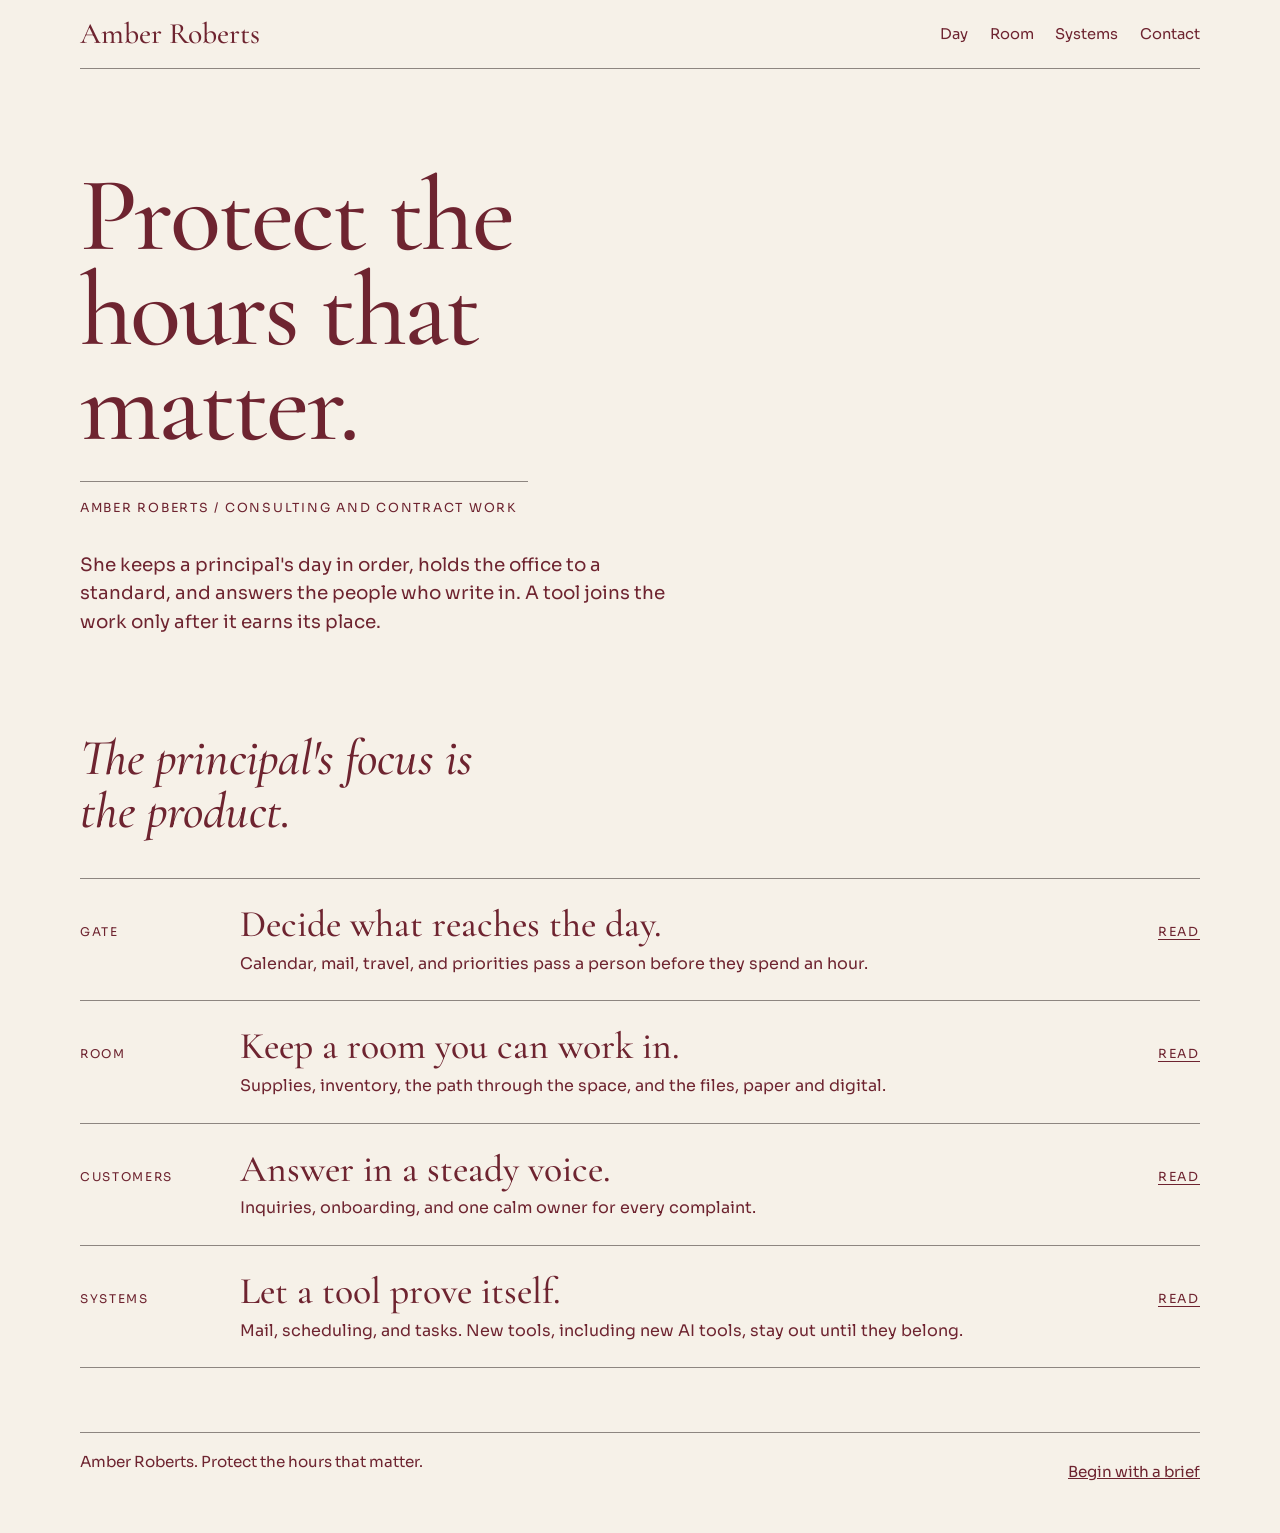
<file: index.html>
<!DOCTYPE html>
<html lang="en">
<head>
  <meta charset="utf-8">
  <meta name="viewport" content="width=device-width, initial-scale=1">
  <title>Amber Roberts: Practice</title>
  <meta name="description" content="Amber Roberts takes consulting and contract work. Protect the hours that matter.">
  <link rel="icon" href="favicon.svg" type="image/svg+xml">
  <link rel="preconnect" href="https://fonts.googleapis.com">
  <link rel="preconnect" href="https://fonts.gstatic.com" crossorigin>
  <link rel="stylesheet" href="https://fonts.googleapis.com/css2?family=Cormorant+Garamond:ital,wght@0,500;0,600;1,500;1,600&amp;family=Sora:wght@400;500;600&amp;display=swap">
  <link rel="stylesheet" href="css/site.css">
  <script>document.documentElement.classList.add("js")</script>
</head>
<body>
  <a class="skip" href="#main">Skip to content</a>
  <div class="page">
    <header class="masthead">
      <a class="mark" href="index.html">Amber Roberts</a>
      <button class="nav-toggle" type="button" aria-expanded="false" aria-controls="site-nav" data-nav-toggle>Menu</button>
      <nav class="site-nav" id="site-nav" data-nav-panel aria-label="Primary">
        <ul class="nav-list">
          <li><a href="day.html">Day</a></li>
          <li><a href="room.html">Room</a></li>
          <li><a href="systems.html">Systems</a></li>
          <li><a href="contact.html">Contact</a></li>
        </ul>
      </nav>
    </header>
    <main id="main">
      <section class="slab">
        <h1>Protect the hours that matter.</h1>
        <hr class="rule">
        <p class="meta">Amber Roberts / Consulting and contract work</p>
        <p class="deck">She keeps a principal's day in order, holds the office to a standard, and answers the people who write in. A tool joins the work only after it earns its place.</p>
      </section>
      <blockquote class="pull">
        <p>The principal's focus is the product.</p>
      </blockquote>
      <ol class="bands">
        <li>
          <a class="band" href="day.html#gate">
            <span class="band-kicker">Gate</span>
            <span class="band-copy">
              <span class="band-title">Decide what reaches the day.</span>
              <span class="band-note">Calendar, mail, travel, and priorities pass a person before they spend an hour.</span>
            </span>
            <span class="band-go">Read</span>
          </a>
        </li>
        <li>
          <a class="band" href="room.html">
            <span class="band-kicker">Room</span>
            <span class="band-copy">
              <span class="band-title">Keep a room you can work in.</span>
              <span class="band-note">Supplies, inventory, the path through the space, and the files, paper and digital.</span>
            </span>
            <span class="band-go">Read</span>
          </a>
        </li>
        <li>
          <a class="band" href="day.html#customers">
            <span class="band-kicker">Customers</span>
            <span class="band-copy">
              <span class="band-title">Answer in a steady voice.</span>
              <span class="band-note">Inquiries, onboarding, and one calm owner for every complaint.</span>
            </span>
            <span class="band-go">Read</span>
          </a>
        </li>
        <li>
          <a class="band" href="systems.html">
            <span class="band-kicker">Systems</span>
            <span class="band-copy">
              <span class="band-title">Let a tool prove itself.</span>
              <span class="band-note">Mail, scheduling, and tasks. New tools, including new AI tools, stay out until they belong.</span>
            </span>
            <span class="band-go">Read</span>
          </a>
        </li>
      </ol>
    </main>
    <footer class="colophon">
      <p>Amber Roberts. Protect the hours that matter.</p>
      <p><a href="contact.html">Begin with a brief</a></p>
    </footer>
  </div>
  <script src="js/site.js" defer></script>
</body>
</html>
</file>
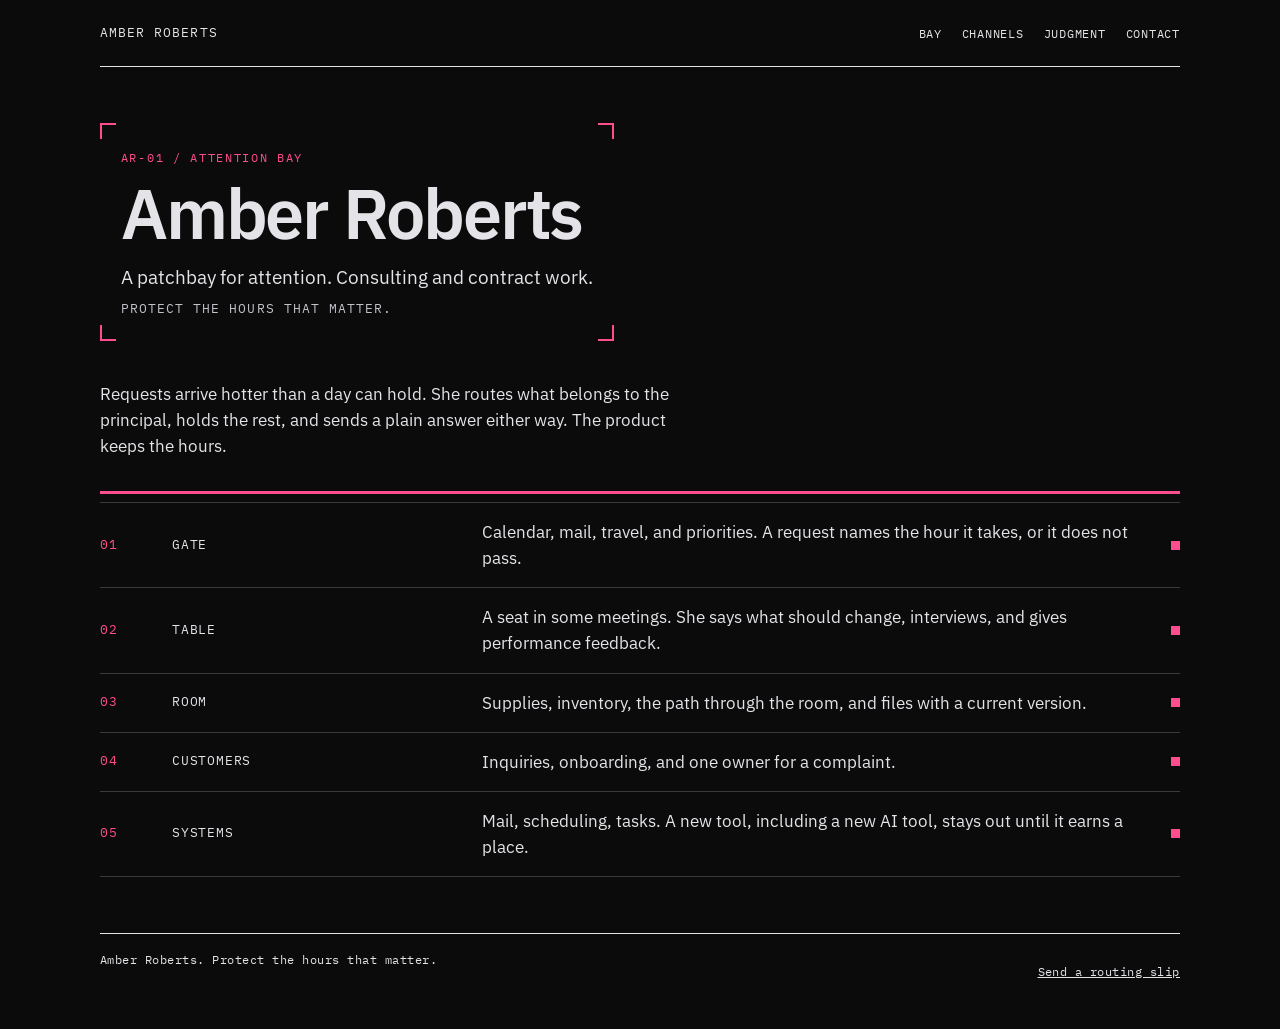
<file: acid/index.html>
<!DOCTYPE html>
<html lang="en">
<head>
  <meta charset="utf-8">
  <meta name="viewport" content="width=device-width, initial-scale=1">
  <title>Amber Roberts: Patchbay</title>
  <meta name="description" content="Amber Roberts routes attention. Protect the hours that matter.">
  <link rel="icon" href="favicon.svg" type="image/svg+xml">
  <link rel="preconnect" href="https://fonts.googleapis.com">
  <link rel="preconnect" href="https://fonts.gstatic.com" crossorigin>
  <link rel="stylesheet" href="https://fonts.googleapis.com/css2?family=IBM+Plex+Sans:ital,wght@0,400;0,500;0,600;1,400&amp;family=IBM+Plex+Mono:wght@400;500&amp;display=swap">
  <link rel="stylesheet" href="css/site.css">
  <script>document.documentElement.classList.add("js")</script>
</head>
<body>
  <a class="skip" href="#main">Skip to content</a>
  <div class="chassis">
    <header class="nameplate">
      <a class="unit-link" href="index.html">Amber Roberts</a>
      <button class="nav-toggle" type="button" aria-expanded="false" aria-controls="site-nav" data-nav-toggle>Menu</button>
      <nav class="bay-nav" id="site-nav" data-nav-panel aria-label="Routes">
        <ul class="routes">
          <li><a href="bay.html">Bay</a></li>
          <li><a href="channels.html">Channels</a></li>
          <li><a href="judgment.html">Judgment</a></li>
          <li><a href="contact.html">Contact</a></li>
        </ul>
      </nav>
    </header>
    <main id="main">
      <div class="framed">
        <span class="bracket tl" aria-hidden="true"></span>
        <span class="bracket tr" aria-hidden="true"></span>
        <span class="bracket bl" aria-hidden="true"></span>
        <span class="bracket br" aria-hidden="true"></span>
        <p class="unit">AR-01 / Attention bay</p>
        <h1>Amber Roberts</h1>
        <p class="line">A patchbay for attention. Consulting and contract work.</p>
        <p class="motto">Protect the hours that matter.</p>
      </div>
      <p class="deck">Requests arrive hotter than a day can hold. She routes what belongs to the principal, holds the rest, and sends a plain answer either way. The product keeps the hours.</p>
      <hr class="signal">
      <ol class="jacks">
        <li>
          <a href="bay.html#gate">
            <span class="jack">01</span>
            <span class="name">Gate</span>
            <span class="route">Calendar, mail, travel, and priorities. A request names the hour it takes, or it does not pass.</span>
            <span class="lamp" aria-hidden="true"></span>
          </a>
        </li>
        <li>
          <a href="bay.html#table">
            <span class="jack">02</span>
            <span class="name">Table</span>
            <span class="route">A seat in some meetings. She says what should change, interviews, and gives performance feedback.</span>
            <span class="lamp" aria-hidden="true"></span>
          </a>
        </li>
        <li>
          <a href="channels.html#room">
            <span class="jack">03</span>
            <span class="name">Room</span>
            <span class="route">Supplies, inventory, the path through the room, and files with a current version.</span>
            <span class="lamp" aria-hidden="true"></span>
          </a>
        </li>
        <li>
          <a href="channels.html#customers">
            <span class="jack">04</span>
            <span class="name">Customers</span>
            <span class="route">Inquiries, onboarding, and one owner for a complaint.</span>
            <span class="lamp" aria-hidden="true"></span>
          </a>
        </li>
        <li>
          <a href="judgment.html">
            <span class="jack">05</span>
            <span class="name">Systems</span>
            <span class="route">Mail, scheduling, tasks. A new tool, including a new AI tool, stays out until it earns a place.</span>
            <span class="lamp" aria-hidden="true"></span>
          </a>
        </li>
      </ol>
    </main>
    <footer class="rail">
      <p>Amber Roberts. Protect the hours that matter.</p>
      <p><a href="contact.html">Send a routing slip</a></p>
    </footer>
  </div>
  <script src="js/site.js" defer></script>
</body>
</html>
</file>
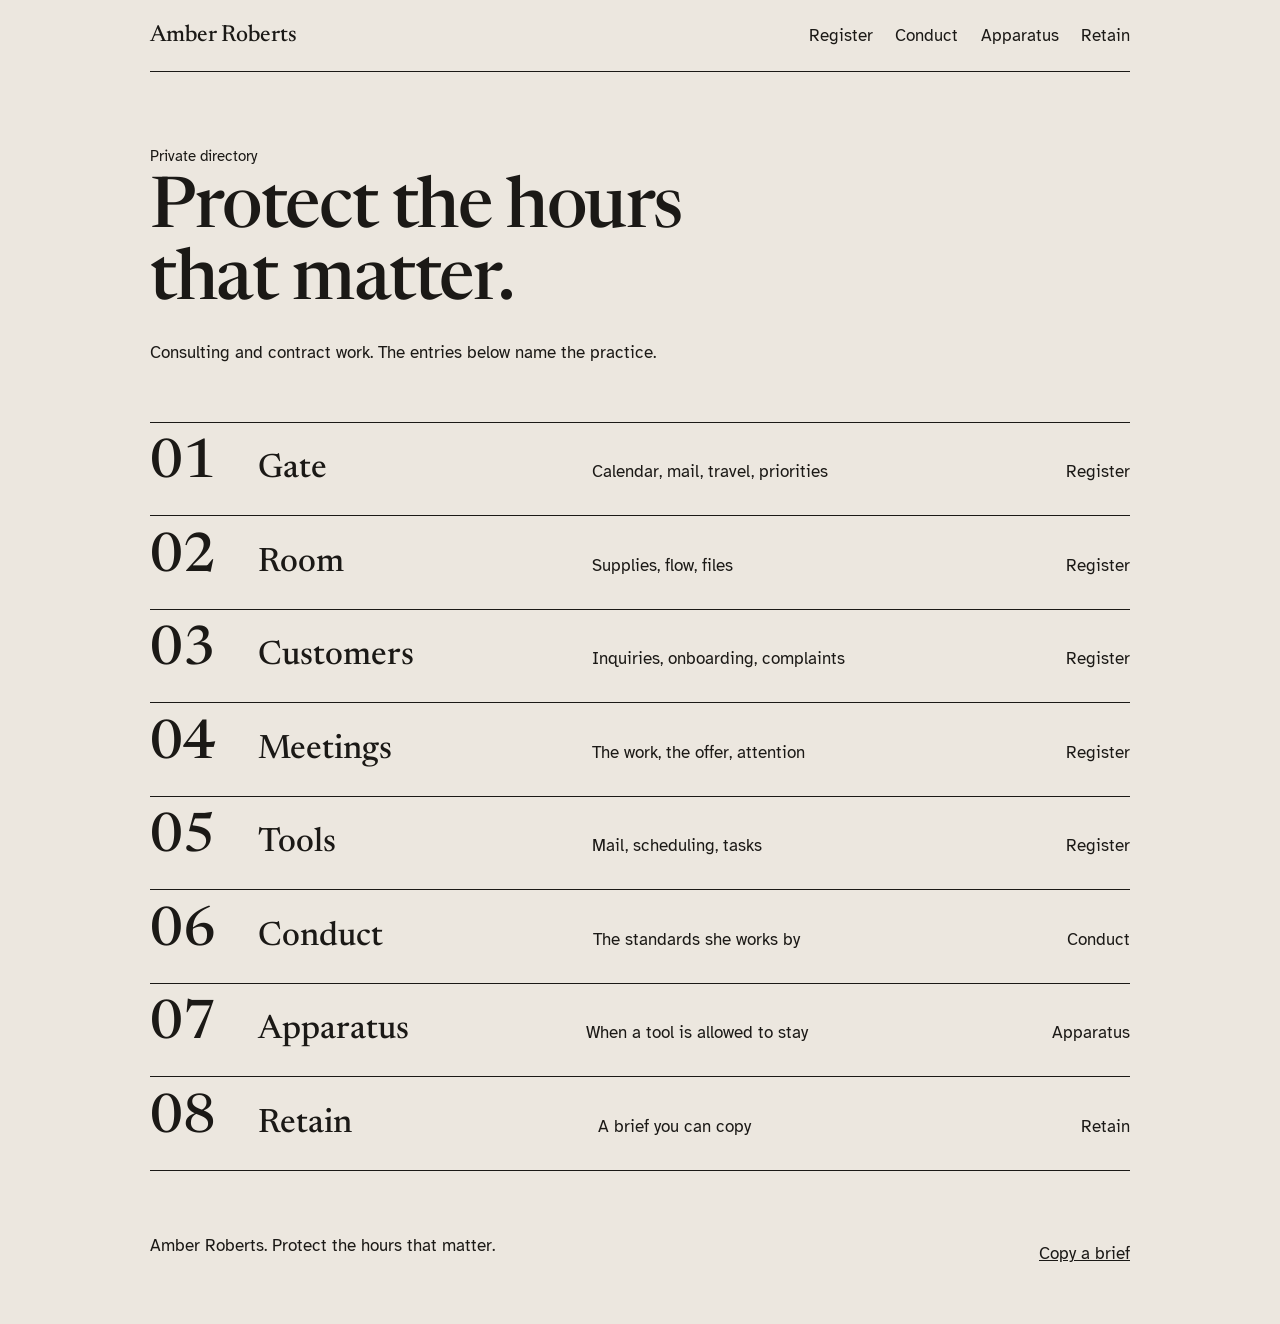
<file: folio/index.html>
<!DOCTYPE html>
<html lang="en">
<head>
  <meta charset="utf-8">
  <meta name="viewport" content="width=device-width, initial-scale=1">
  <title>Amber Roberts: Directory</title>
  <meta name="description" content="A private directory of Amber Roberts's consulting and contract practice.">
  <link rel="icon" href="favicon.svg" type="image/svg+xml">
  <link rel="preconnect" href="https://fonts.googleapis.com">
  <link rel="preconnect" href="https://fonts.gstatic.com" crossorigin>
  <link rel="stylesheet" href="https://fonts.googleapis.com/css2?family=Atkinson+Hyperlegible:ital,wght@0,400;0,700;1,400&amp;family=Newsreader:ital,opsz,wght@0,6..72,400;0,6..72,500;0,6..72,600;1,6..72,400&amp;display=swap">
  <link rel="stylesheet" href="css/site.css">
  <script>document.documentElement.classList.add("js")</script>
</head>
<body>
  <a class="skip" href="#main">Skip to content</a>
  <div class="quire">
    <header class="running">
      <a class="sigil" href="index.html">Amber Roberts</a>
      <button class="nav-toggle" type="button" aria-expanded="false" aria-controls="site-nav" data-nav-toggle>Menu</button>
      <nav class="leaf" id="site-nav" data-nav-panel aria-label="Directory">
        <ul class="index-nav">
          <li><a href="register.html">Register</a></li>
          <li><a href="conduct.html">Conduct</a></li>
          <li><a href="apparatus.html">Apparatus</a></li>
          <li><a href="retain.html">Retain</a></li>
        </ul>
      </nav>
    </header>
    <main id="main">
      <header class="cover">
        <p class="label">Private directory</p>
        <h1>Protect the hours that matter.</h1>
        <p class="quiet">Consulting and contract work. The entries below name the practice.</p>
      </header>
      <ol class="contents">
        <li>
          <a href="register.html#n01">
            <span class="num">01</span>
            <span class="title">Gate</span>
            <span class="gloss">Calendar, mail, travel, priorities</span>
            <span class="where">Register</span>
          </a>
        </li>
        <li>
          <a href="register.html#n02">
            <span class="num">02</span>
            <span class="title">Room</span>
            <span class="gloss">Supplies, flow, files</span>
            <span class="where">Register</span>
          </a>
        </li>
        <li>
          <a href="register.html#n03">
            <span class="num">03</span>
            <span class="title">Customers</span>
            <span class="gloss">Inquiries, onboarding, complaints</span>
            <span class="where">Register</span>
          </a>
        </li>
        <li>
          <a href="register.html#n04">
            <span class="num">04</span>
            <span class="title">Meetings</span>
            <span class="gloss">The work, the offer, attention</span>
            <span class="where">Register</span>
          </a>
        </li>
        <li>
          <a href="register.html#n05">
            <span class="num">05</span>
            <span class="title">Tools</span>
            <span class="gloss">Mail, scheduling, tasks</span>
            <span class="where">Register</span>
          </a>
        </li>
        <li>
          <a href="conduct.html">
            <span class="num">06</span>
            <span class="title">Conduct</span>
            <span class="gloss">The standards she works by</span>
            <span class="where">Conduct</span>
          </a>
        </li>
        <li>
          <a href="apparatus.html">
            <span class="num">07</span>
            <span class="title">Apparatus</span>
            <span class="gloss">When a tool is allowed to stay</span>
            <span class="where">Apparatus</span>
          </a>
        </li>
        <li>
          <a href="retain.html">
            <span class="num">08</span>
            <span class="title">Retain</span>
            <span class="gloss">A brief you can copy</span>
            <span class="where">Retain</span>
          </a>
        </li>
      </ol>
    </main>
    <footer class="colophon">
      <p>Amber Roberts. Protect the hours that matter.</p>
      <p><a href="retain.html">Copy a brief</a></p>
    </footer>
  </div>
  <script src="js/site.js" defer></script>
</body>
</html>
</file>
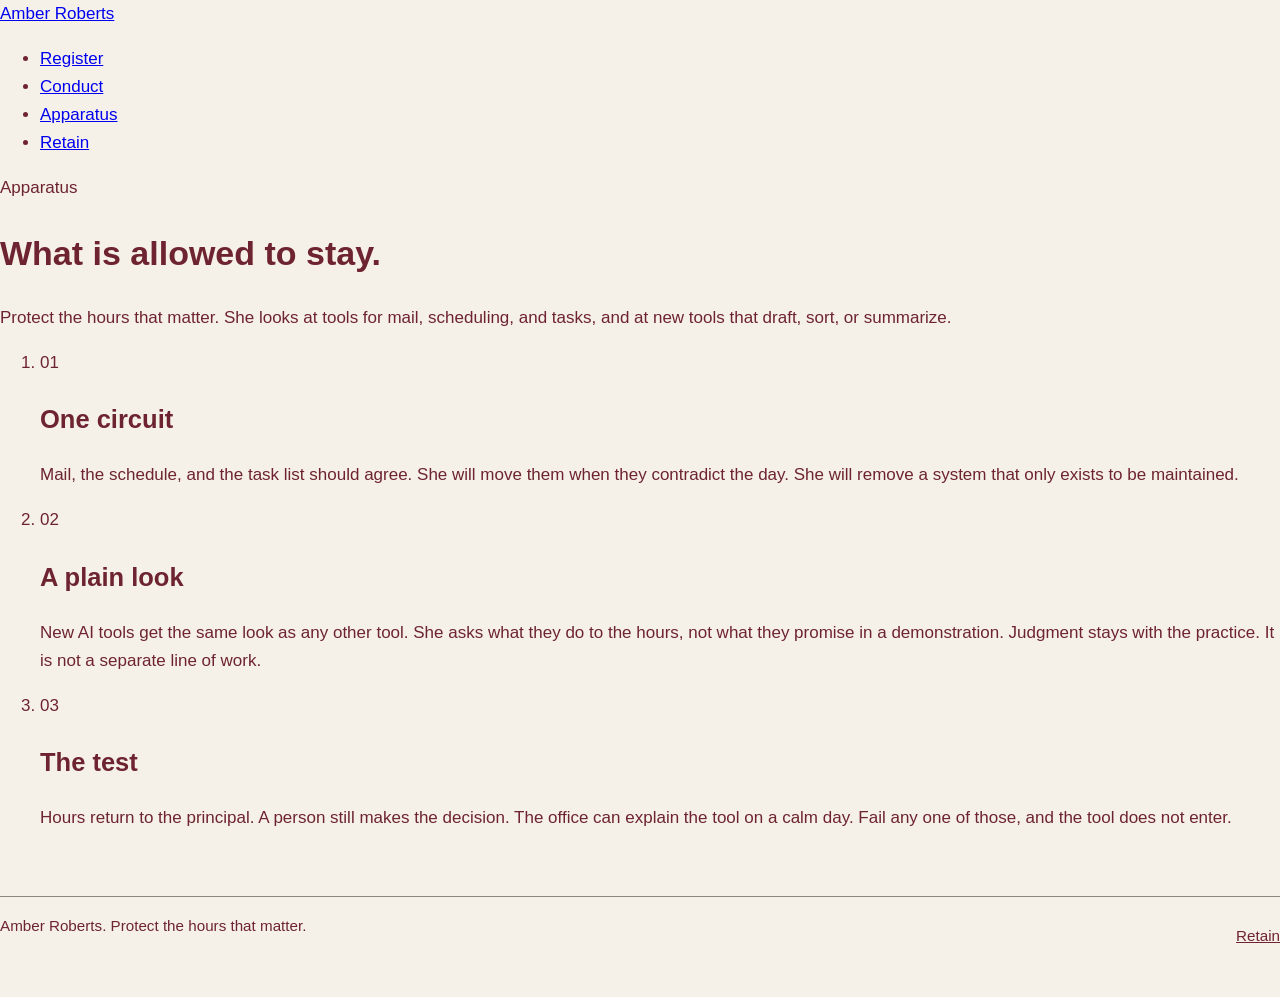
<file: apparatus.html>
<!DOCTYPE html>
<html lang="en">
<head>
  <meta charset="utf-8">
  <meta name="viewport" content="width=device-width, initial-scale=1">
  <title>Amber Roberts: Apparatus</title>
  <meta name="description" content="How Amber Roberts judges tools for mail, scheduling, tasks, and newer drafting tools.">
  <link rel="icon" href="favicon.svg" type="image/svg+xml">
  <link rel="preconnect" href="https://fonts.googleapis.com">
  <link rel="preconnect" href="https://fonts.gstatic.com" crossorigin>
  <link rel="stylesheet" href="https://fonts.googleapis.com/css2?family=Atkinson+Hyperlegible:ital,wght@0,400;0,700;1,400&amp;family=Newsreader:ital,opsz,wght@0,6..72,400;0,6..72,500;0,6..72,600;1,6..72,400&amp;display=swap">
  <link rel="stylesheet" href="css/site.css">
  <script>document.documentElement.classList.add("js")</script>
</head>
<body>
  <a class="skip" href="#main">Skip to content</a>
  <div class="quire">
    <header class="running">
      <a class="sigil" href="index.html">Amber Roberts</a>
      <button class="nav-toggle" type="button" aria-expanded="false" aria-controls="site-nav" data-nav-toggle>Menu</button>
      <nav class="leaf" id="site-nav" data-nav-panel aria-label="Directory">
        <ul class="index-nav">
          <li><a href="register.html">Register</a></li>
          <li><a href="conduct.html">Conduct</a></li>
          <li><a href="apparatus.html" aria-current="page">Apparatus</a></li>
          <li><a href="retain.html">Retain</a></li>
        </ul>
      </nav>
    </header>
    <main id="main">
      <header class="sheet-head">
        <p class="label">Apparatus</p>
        <h1>What is allowed to stay.</h1>
        <p class="quiet">Protect the hours that matter. She looks at tools for mail, scheduling, and tasks, and at new tools that draft, sort, or summarize.</p>
      </header>
      <ol class="entries">
        <li class="entry">
          <span class="num">01</span>
          <div>
            <h2>One circuit</h2>
            <p>Mail, the schedule, and the task list should agree. She will move them when they contradict the day. She will remove a system that only exists to be maintained.</p>
          </div>
        </li>
        <li class="entry">
          <span class="num">02</span>
          <div>
            <h2>A plain look</h2>
            <p>New AI tools get the same look as any other tool. She asks what they do to the hours, not what they promise in a demonstration. Judgment stays with the practice. It is not a separate line of work.</p>
          </div>
        </li>
        <li class="entry">
          <span class="num">03</span>
          <div>
            <h2>The test</h2>
            <p>Hours return to the principal. A person still makes the decision. The office can explain the tool on a calm day. Fail any one of those, and the tool does not enter.</p>
          </div>
        </li>
      </ol>
    </main>
    <footer class="colophon">
      <p>Amber Roberts. Protect the hours that matter.</p>
      <p><a href="retain.html">Retain</a></p>
    </footer>
  </div>
  <script src="js/site.js" defer></script>
</body>
</html>
</file>
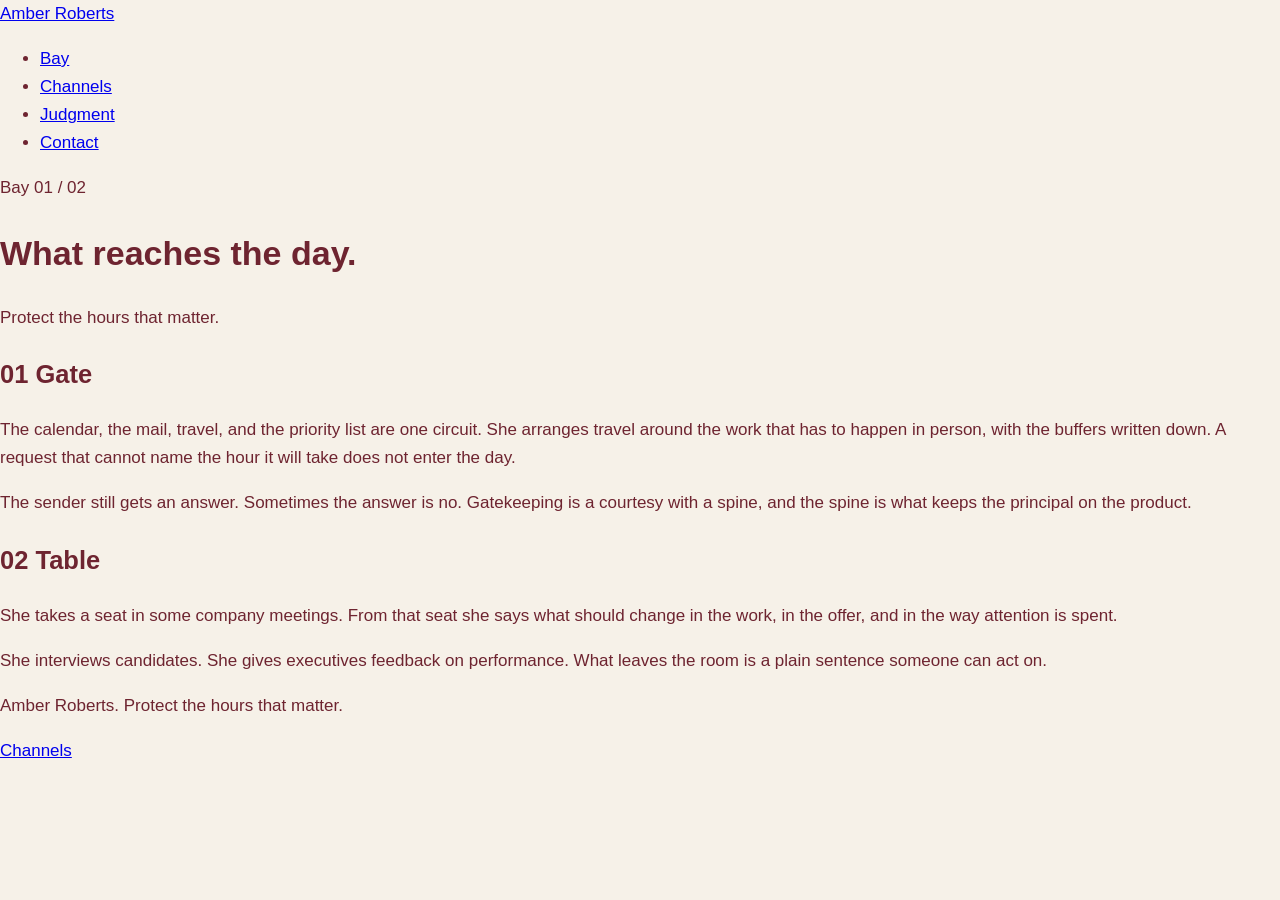
<file: bay.html>
<!DOCTYPE html>
<html lang="en">
<head>
  <meta charset="utf-8">
  <meta name="viewport" content="width=device-width, initial-scale=1">
  <title>Amber Roberts: Bay</title>
  <meta name="description" content="The gate and the meeting seat in Amber Roberts's practice.">
  <link rel="icon" href="favicon.svg" type="image/svg+xml">
  <link rel="preconnect" href="https://fonts.googleapis.com">
  <link rel="preconnect" href="https://fonts.gstatic.com" crossorigin>
  <link rel="stylesheet" href="https://fonts.googleapis.com/css2?family=IBM+Plex+Sans:ital,wght@0,400;0,500;0,600;1,400&amp;family=IBM+Plex+Mono:wght@400;500&amp;display=swap">
  <link rel="stylesheet" href="css/site.css">
  <script>document.documentElement.classList.add("js")</script>
</head>
<body>
  <a class="skip" href="#main">Skip to content</a>
  <div class="chassis">
    <header class="nameplate">
      <a class="unit-link" href="index.html">Amber Roberts</a>
      <button class="nav-toggle" type="button" aria-expanded="false" aria-controls="site-nav" data-nav-toggle>Menu</button>
      <nav class="bay-nav" id="site-nav" data-nav-panel aria-label="Routes">
        <ul class="routes">
          <li><a href="bay.html" aria-current="page">Bay</a></li>
          <li><a href="channels.html">Channels</a></li>
          <li><a href="judgment.html">Judgment</a></li>
          <li><a href="contact.html">Contact</a></li>
        </ul>
      </nav>
    </header>
    <main id="main">
      <header class="strip">
        <p class="unit">Bay 01 / 02</p>
        <h1>What reaches the day.</h1>
        <p class="motto">Protect the hours that matter.</p>
      </header>
      <article class="channel" id="gate">
        <h2>01 Gate</h2>
        <p>The calendar, the mail, travel, and the priority list are one circuit. She arranges travel around the work that has to happen in person, with the buffers written down. A request that cannot name the hour it will take does not enter the day.</p>
        <p>The sender still gets an answer. Sometimes the answer is no. Gatekeeping is a courtesy with a spine, and the spine is what keeps the principal on the product.</p>
      </article>
      <article class="channel" id="table">
        <h2>02 Table</h2>
        <p>She takes a seat in some company meetings. From that seat she says what should change in the work, in the offer, and in the way attention is spent.</p>
        <p>She interviews candidates. She gives executives feedback on performance. What leaves the room is a plain sentence someone can act on.</p>
      </article>
    </main>
    <footer class="rail">
      <p>Amber Roberts. Protect the hours that matter.</p>
      <p><a href="channels.html">Channels</a></p>
    </footer>
  </div>
  <script src="js/site.js" defer></script>
</body>
</html>
</file>
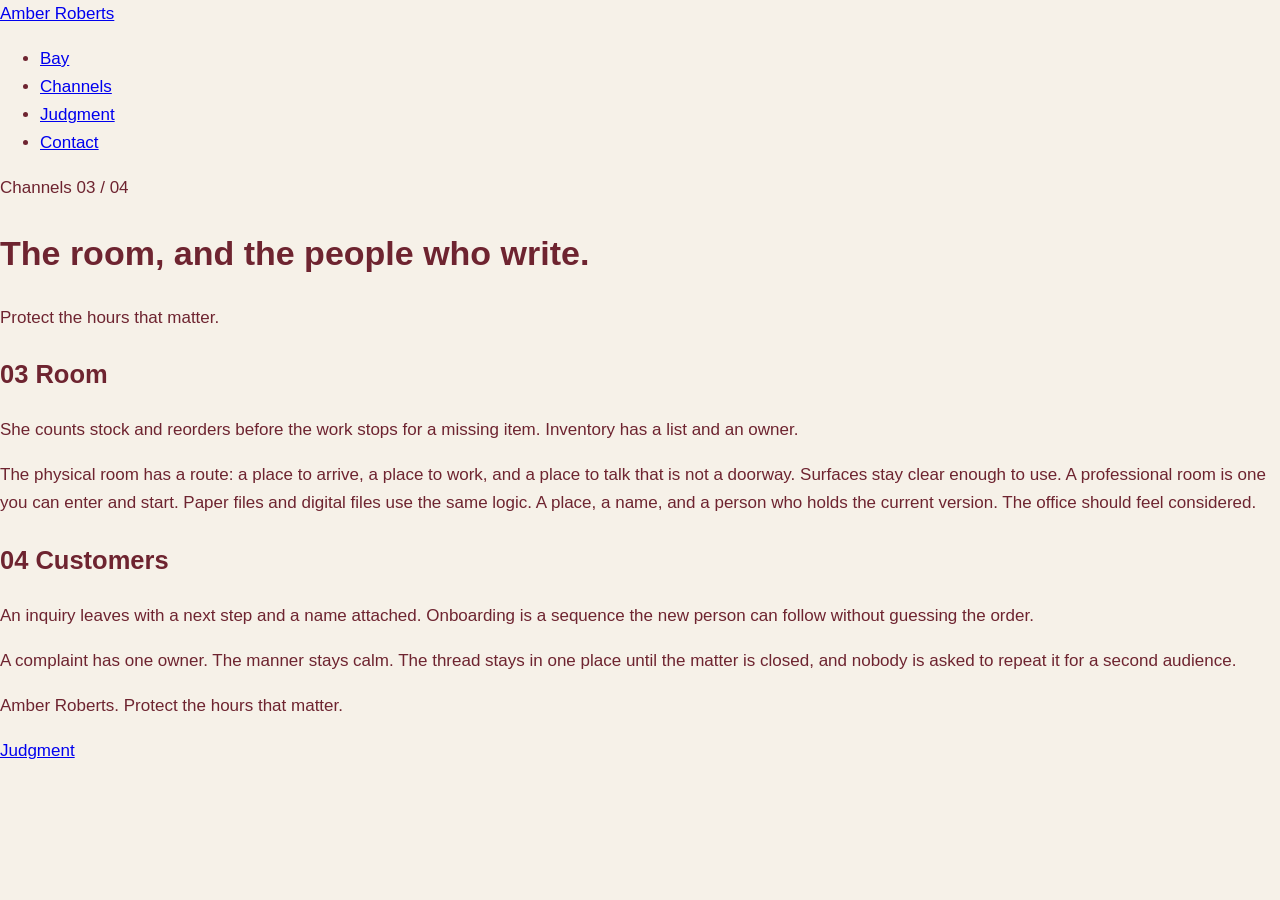
<file: channels.html>
<!DOCTYPE html>
<html lang="en">
<head>
  <meta charset="utf-8">
  <meta name="viewport" content="width=device-width, initial-scale=1">
  <title>Amber Roberts: Channels</title>
  <meta name="description" content="The room and the customer channel in Amber Roberts's practice.">
  <link rel="icon" href="favicon.svg" type="image/svg+xml">
  <link rel="preconnect" href="https://fonts.googleapis.com">
  <link rel="preconnect" href="https://fonts.gstatic.com" crossorigin>
  <link rel="stylesheet" href="https://fonts.googleapis.com/css2?family=IBM+Plex+Sans:ital,wght@0,400;0,500;0,600;1,400&amp;family=IBM+Plex+Mono:wght@400;500&amp;display=swap">
  <link rel="stylesheet" href="css/site.css">
  <script>document.documentElement.classList.add("js")</script>
</head>
<body>
  <a class="skip" href="#main">Skip to content</a>
  <div class="chassis">
    <header class="nameplate">
      <a class="unit-link" href="index.html">Amber Roberts</a>
      <button class="nav-toggle" type="button" aria-expanded="false" aria-controls="site-nav" data-nav-toggle>Menu</button>
      <nav class="bay-nav" id="site-nav" data-nav-panel aria-label="Routes">
        <ul class="routes">
          <li><a href="bay.html">Bay</a></li>
          <li><a href="channels.html" aria-current="page">Channels</a></li>
          <li><a href="judgment.html">Judgment</a></li>
          <li><a href="contact.html">Contact</a></li>
        </ul>
      </nav>
    </header>
    <main id="main">
      <header class="strip">
        <p class="unit">Channels 03 / 04</p>
        <h1>The room, and the people who write.</h1>
        <p class="motto">Protect the hours that matter.</p>
      </header>
      <article class="channel" id="room">
        <h2>03 Room</h2>
        <p>She counts stock and reorders before the work stops for a missing item. Inventory has a list and an owner.</p>
        <p>The physical room has a route: a place to arrive, a place to work, and a place to talk that is not a doorway. Surfaces stay clear enough to use. A professional room is one you can enter and start. Paper files and digital files use the same logic. A place, a name, and a person who holds the current version. The office should feel considered.</p>
      </article>
      <article class="channel" id="customers">
        <h2>04 Customers</h2>
        <p>An inquiry leaves with a next step and a name attached. Onboarding is a sequence the new person can follow without guessing the order.</p>
        <p>A complaint has one owner. The manner stays calm. The thread stays in one place until the matter is closed, and nobody is asked to repeat it for a second audience.</p>
      </article>
    </main>
    <footer class="rail">
      <p>Amber Roberts. Protect the hours that matter.</p>
      <p><a href="judgment.html">Judgment</a></p>
    </footer>
  </div>
  <script src="js/site.js" defer></script>
</body>
</html>
</file>
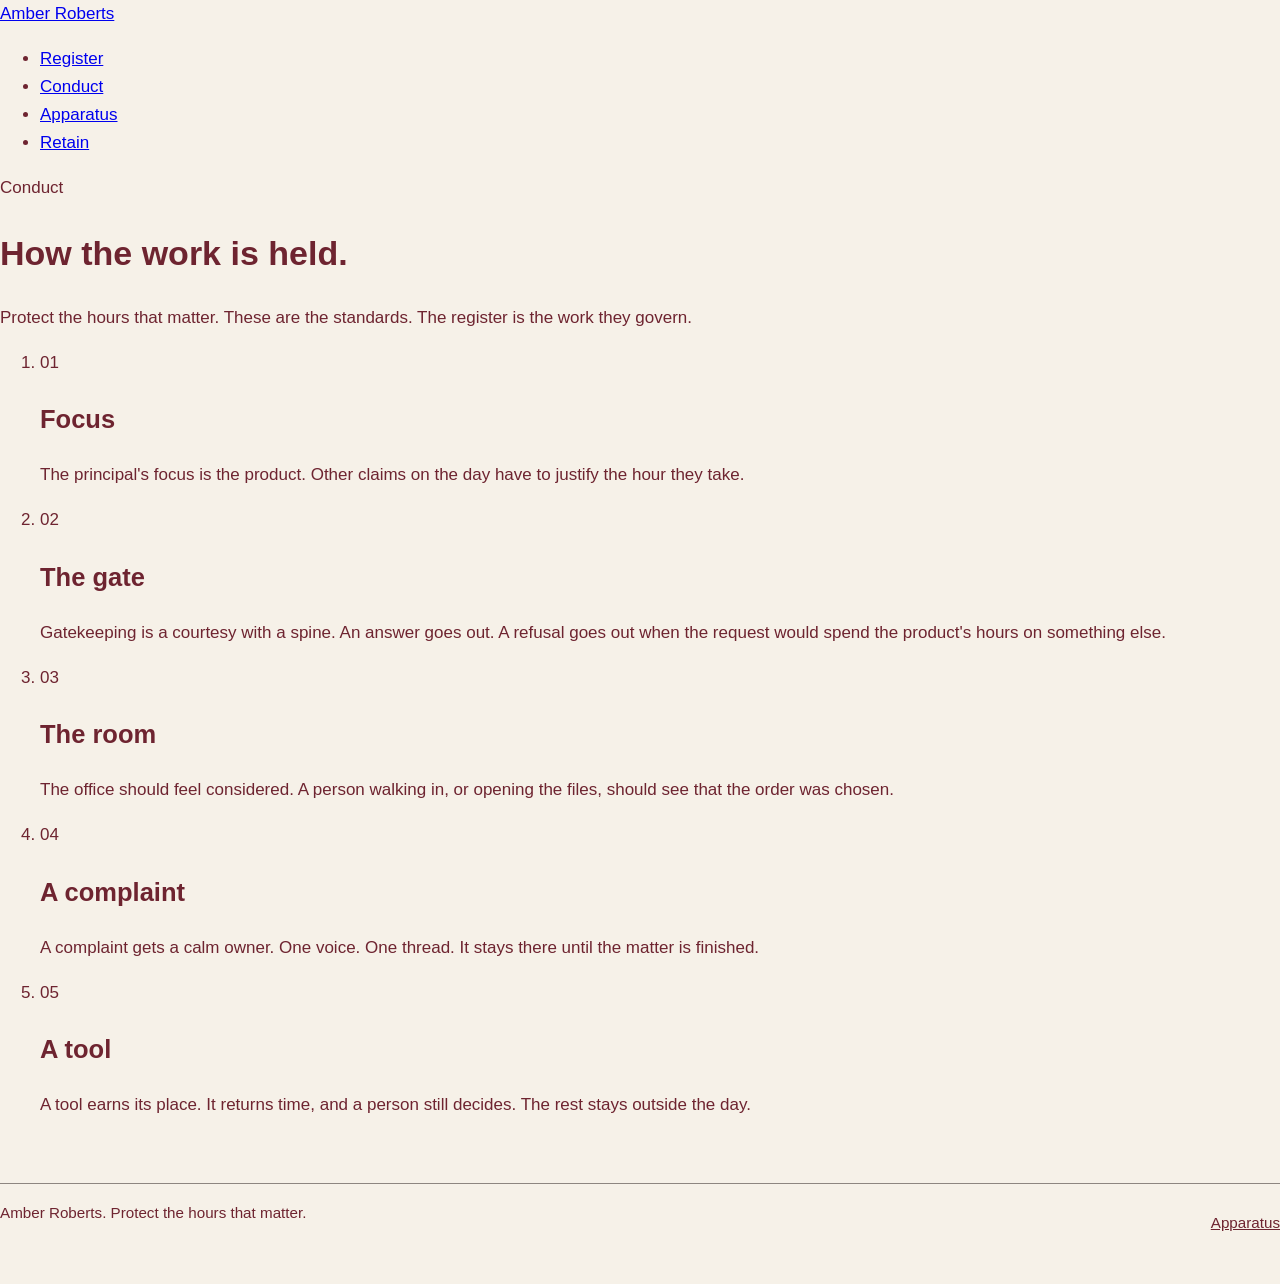
<file: conduct.html>
<!DOCTYPE html>
<html lang="en">
<head>
  <meta charset="utf-8">
  <meta name="viewport" content="width=device-width, initial-scale=1">
  <title>Amber Roberts: Conduct</title>
  <meta name="description" content="The standards Amber Roberts uses: focus, the gate, the room, complaints, and tools.">
  <link rel="icon" href="favicon.svg" type="image/svg+xml">
  <link rel="preconnect" href="https://fonts.googleapis.com">
  <link rel="preconnect" href="https://fonts.gstatic.com" crossorigin>
  <link rel="stylesheet" href="https://fonts.googleapis.com/css2?family=Atkinson+Hyperlegible:ital,wght@0,400;0,700;1,400&amp;family=Newsreader:ital,opsz,wght@0,6..72,400;0,6..72,500;0,6..72,600;1,6..72,400&amp;display=swap">
  <link rel="stylesheet" href="css/site.css">
  <script>document.documentElement.classList.add("js")</script>
</head>
<body>
  <a class="skip" href="#main">Skip to content</a>
  <div class="quire">
    <header class="running">
      <a class="sigil" href="index.html">Amber Roberts</a>
      <button class="nav-toggle" type="button" aria-expanded="false" aria-controls="site-nav" data-nav-toggle>Menu</button>
      <nav class="leaf" id="site-nav" data-nav-panel aria-label="Directory">
        <ul class="index-nav">
          <li><a href="register.html">Register</a></li>
          <li><a href="conduct.html" aria-current="page">Conduct</a></li>
          <li><a href="apparatus.html">Apparatus</a></li>
          <li><a href="retain.html">Retain</a></li>
        </ul>
      </nav>
    </header>
    <main id="main">
      <header class="sheet-head">
        <p class="label">Conduct</p>
        <h1>How the work is held.</h1>
        <p class="quiet">Protect the hours that matter. These are the standards. The register is the work they govern.</p>
      </header>
      <ol class="entries">
        <li class="entry">
          <span class="num">01</span>
          <div>
            <h2>Focus</h2>
            <p>The principal's focus is the product. Other claims on the day have to justify the hour they take.</p>
          </div>
        </li>
        <li class="entry">
          <span class="num">02</span>
          <div>
            <h2>The gate</h2>
            <p>Gatekeeping is a courtesy with a spine. An answer goes out. A refusal goes out when the request would spend the product's hours on something else.</p>
          </div>
        </li>
        <li class="entry">
          <span class="num">03</span>
          <div>
            <h2>The room</h2>
            <p>The office should feel considered. A person walking in, or opening the files, should see that the order was chosen.</p>
          </div>
        </li>
        <li class="entry">
          <span class="num">04</span>
          <div>
            <h2>A complaint</h2>
            <p>A complaint gets a calm owner. One voice. One thread. It stays there until the matter is finished.</p>
          </div>
        </li>
        <li class="entry">
          <span class="num">05</span>
          <div>
            <h2>A tool</h2>
            <p>A tool earns its place. It returns time, and a person still decides. The rest stays outside the day.</p>
          </div>
        </li>
      </ol>
    </main>
    <footer class="colophon">
      <p>Amber Roberts. Protect the hours that matter.</p>
      <p><a href="apparatus.html">Apparatus</a></p>
    </footer>
  </div>
  <script src="js/site.js" defer></script>
</body>
</html>
</file>
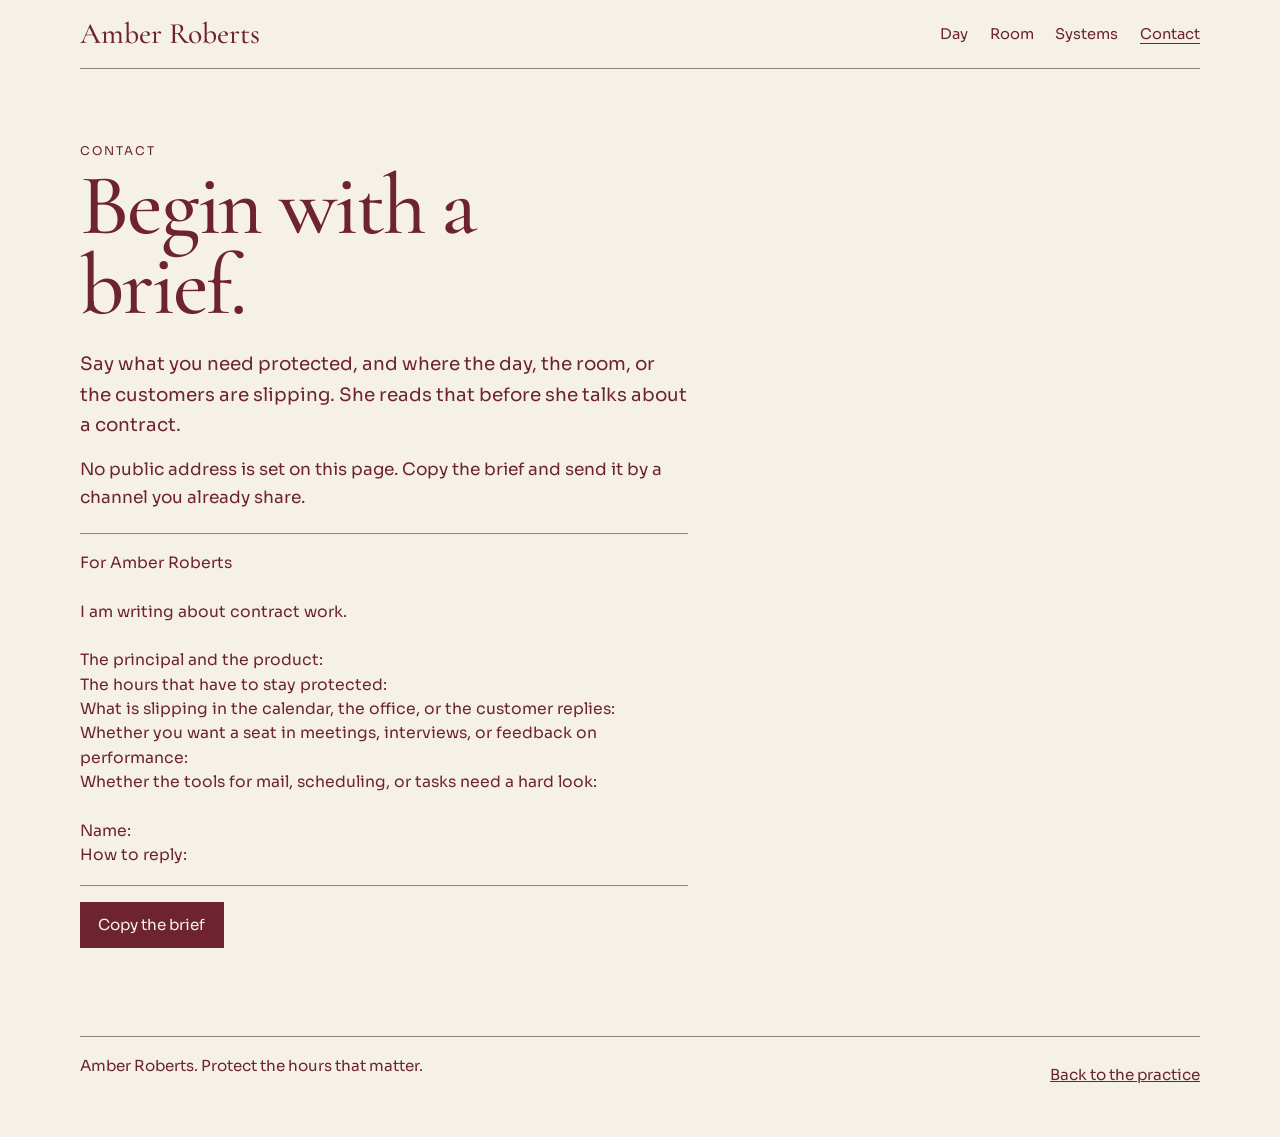
<file: contact.html>
<!DOCTYPE html>
<html lang="en">
<head>
  <meta charset="utf-8">
  <meta name="viewport" content="width=device-width, initial-scale=1">
  <title>Amber Roberts: Contact</title>
  <meta name="description" content="Copy a brief for contract work with Amber Roberts.">
  <link rel="icon" href="favicon.svg" type="image/svg+xml">
  <link rel="preconnect" href="https://fonts.googleapis.com">
  <link rel="preconnect" href="https://fonts.gstatic.com" crossorigin>
  <link rel="stylesheet" href="https://fonts.googleapis.com/css2?family=Cormorant+Garamond:ital,wght@0,500;0,600;1,500;1,600&amp;family=Sora:wght@400;500;600&amp;display=swap">
  <link rel="stylesheet" href="css/site.css">
  <script>document.documentElement.classList.add("js")</script>
</head>
<body>
  <a class="skip" href="#main">Skip to content</a>
  <div class="page">
    <header class="masthead">
      <a class="mark" href="index.html">Amber Roberts</a>
      <button class="nav-toggle" type="button" aria-expanded="false" aria-controls="site-nav" data-nav-toggle>Menu</button>
      <nav class="site-nav" id="site-nav" data-nav-panel aria-label="Primary">
        <ul class="nav-list">
          <li><a href="day.html">Day</a></li>
          <li><a href="room.html">Room</a></li>
          <li><a href="systems.html">Systems</a></li>
          <li><a href="contact.html" aria-current="page">Contact</a></li>
        </ul>
      </nav>
    </header>
    <main id="main">
      <header class="page-head">
        <p class="kicker">Contact</p>
        <h1>Begin with a brief.</h1>
      </header>
      <div class="prose">
        <p class="lede">Say what you need protected, and where the day, the room, or the customers are slipping. She reads that before she talks about a contract.</p>
        <p data-no-mail>No public address is set on this page. Copy the brief and send it by a channel you already share.</p>
        <p class="mail-line" data-mail hidden></p>
        <pre class="brief" data-brief>For Amber Roberts

I am writing about contract work.

The principal and the product:
The hours that have to stay protected:
What is slipping in the calendar, the office, or the customer replies:
Whether you want a seat in meetings, interviews, or feedback on performance:
Whether the tools for mail, scheduling, or tasks need a hard look:

Name:
How to reply:</pre>
        <button class="copy" type="button" data-copy-brief>Copy the brief</button>
        <p class="status" data-copy-status role="status"></p>
      </div>
    </main>
    <footer class="colophon">
      <p>Amber Roberts. Protect the hours that matter.</p>
      <p><a href="index.html">Back to the practice</a></p>
    </footer>
  </div>
  <script src="js/site.js" defer></script>
</body>
</html>
</file>
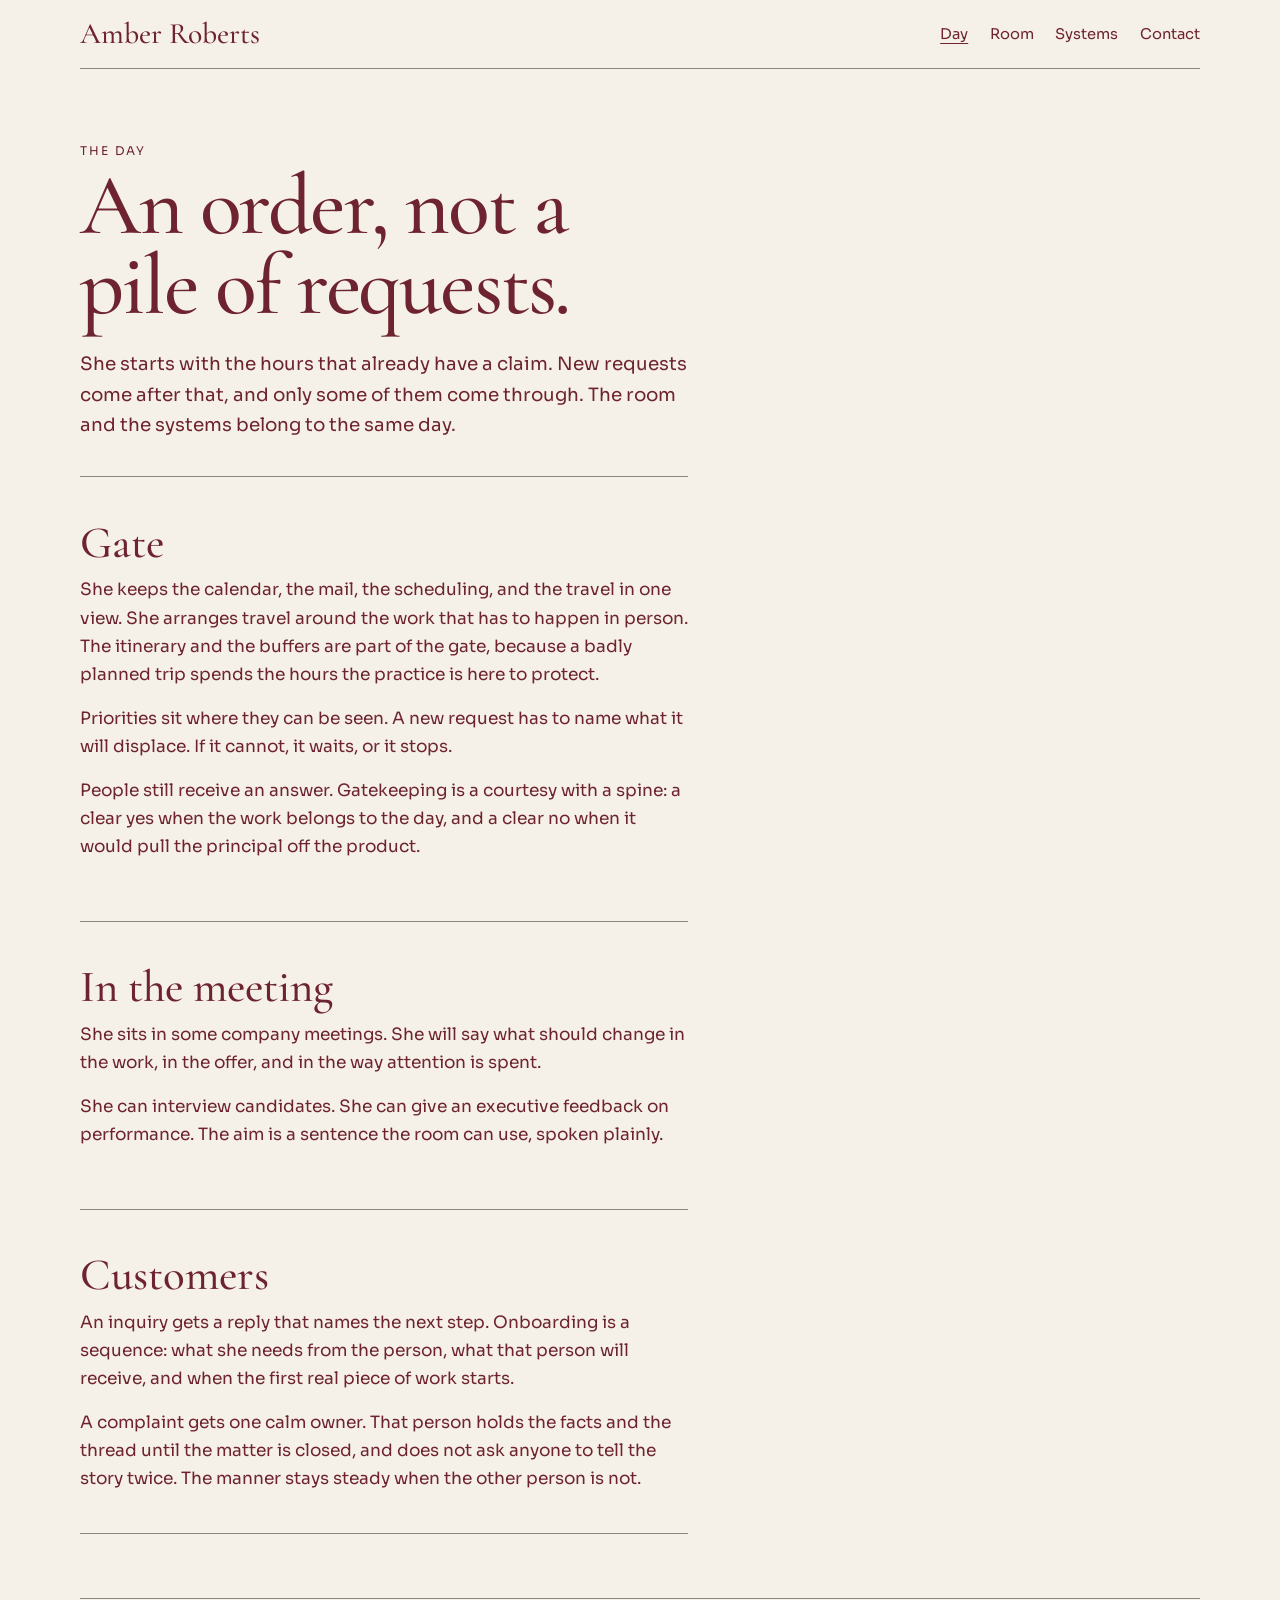
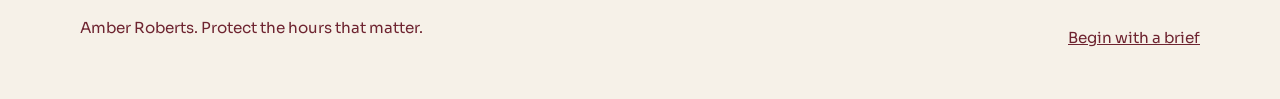
<file: day.html>
<!DOCTYPE html>
<html lang="en">
<head>
  <meta charset="utf-8">
  <meta name="viewport" content="width=device-width, initial-scale=1">
  <title>Amber Roberts: The day</title>
  <meta name="description" content="How Amber Roberts orders a day: the gate, the meetings, and the customers.">
  <link rel="icon" href="favicon.svg" type="image/svg+xml">
  <link rel="preconnect" href="https://fonts.googleapis.com">
  <link rel="preconnect" href="https://fonts.gstatic.com" crossorigin>
  <link rel="stylesheet" href="https://fonts.googleapis.com/css2?family=Cormorant+Garamond:ital,wght@0,500;0,600;1,500;1,600&amp;family=Sora:wght@400;500;600&amp;display=swap">
  <link rel="stylesheet" href="css/site.css">
  <script>document.documentElement.classList.add("js")</script>
</head>
<body>
  <a class="skip" href="#main">Skip to content</a>
  <div class="page">
    <header class="masthead">
      <a class="mark" href="index.html">Amber Roberts</a>
      <button class="nav-toggle" type="button" aria-expanded="false" aria-controls="site-nav" data-nav-toggle>Menu</button>
      <nav class="site-nav" id="site-nav" data-nav-panel aria-label="Primary">
        <ul class="nav-list">
          <li><a href="day.html" aria-current="page">Day</a></li>
          <li><a href="room.html">Room</a></li>
          <li><a href="systems.html">Systems</a></li>
          <li><a href="contact.html">Contact</a></li>
        </ul>
      </nav>
    </header>
    <main id="main">
      <header class="page-head">
        <p class="kicker">The day</p>
        <h1>An order, not a pile of requests.</h1>
      </header>
      <div class="prose">
        <p class="lede">She starts with the hours that already have a claim. New requests come after that, and only some of them come through. The room and the systems belong to the same day.</p>
        <section class="movement" id="gate">
          <h2>Gate</h2>
          <p>She keeps the calendar, the mail, the scheduling, and the travel in one view. She arranges travel around the work that has to happen in person. The itinerary and the buffers are part of the gate, because a badly planned trip spends the hours the practice is here to protect.</p>
          <p>Priorities sit where they can be seen. A new request has to name what it will displace. If it cannot, it waits, or it stops.</p>
          <p>People still receive an answer. Gatekeeping is a courtesy with a spine: a clear yes when the work belongs to the day, and a clear no when it would pull the principal off the product.</p>
        </section>
        <section class="movement" id="table">
          <h2>In the meeting</h2>
          <p>She sits in some company meetings. She will say what should change in the work, in the offer, and in the way attention is spent.</p>
          <p>She can interview candidates. She can give an executive feedback on performance. The aim is a sentence the room can use, spoken plainly.</p>
        </section>
        <section class="movement" id="customers">
          <h2>Customers</h2>
          <p>An inquiry gets a reply that names the next step. Onboarding is a sequence: what she needs from the person, what that person will receive, and when the first real piece of work starts.</p>
          <p>A complaint gets one calm owner. That person holds the facts and the thread until the matter is closed, and does not ask anyone to tell the story twice. The manner stays steady when the other person is not.</p>
        </section>
      </div>
    </main>
    <footer class="colophon">
      <p>Amber Roberts. Protect the hours that matter.</p>
      <p><a href="contact.html">Begin with a brief</a></p>
    </footer>
  </div>
  <script src="js/site.js" defer></script>
</body>
</html>
</file>
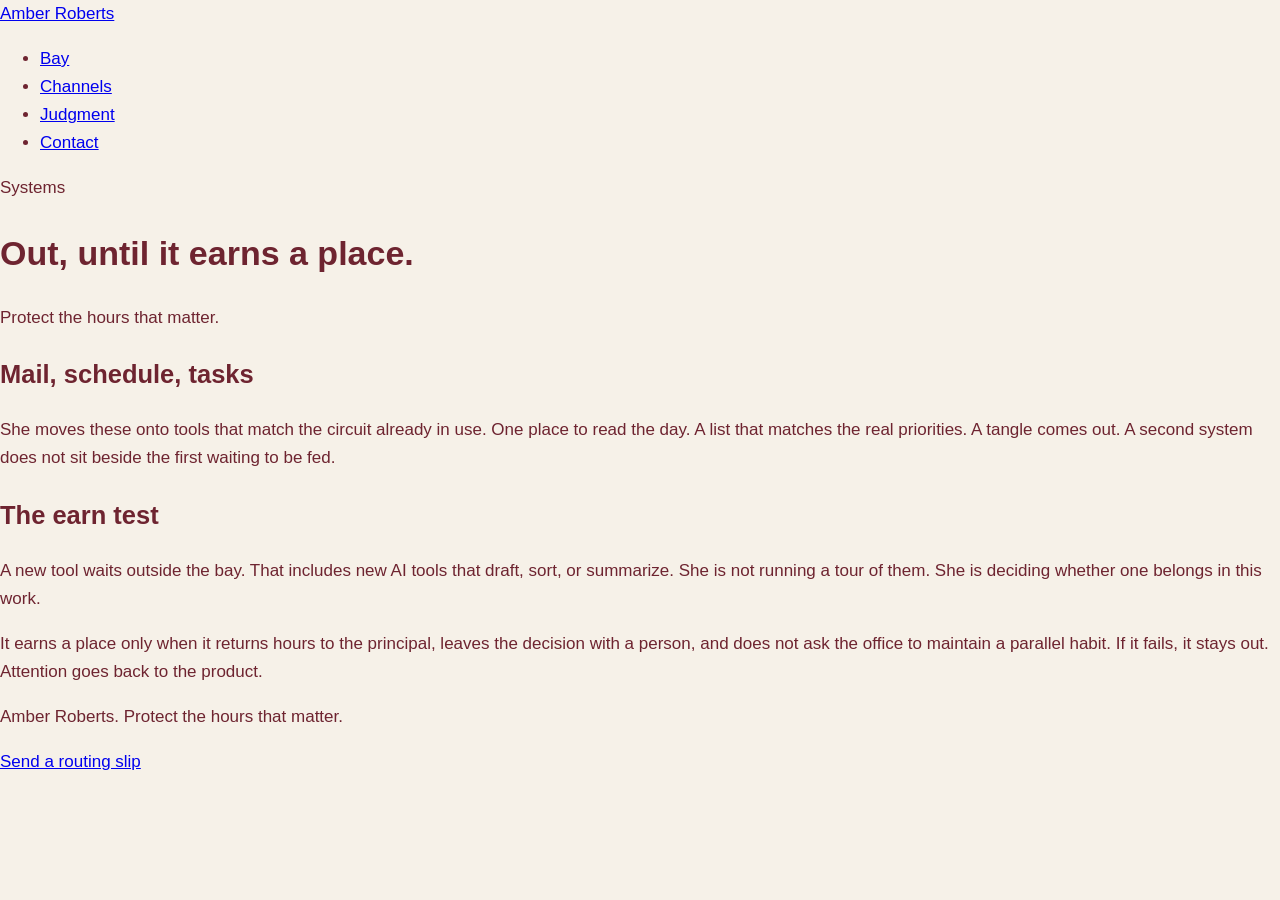
<file: judgment.html>
<!DOCTYPE html>
<html lang="en">
<head>
  <meta charset="utf-8">
  <meta name="viewport" content="width=device-width, initial-scale=1">
  <title>Amber Roberts: Judgment</title>
  <meta name="description" content="How Amber Roberts decides whether a tool for mail, scheduling, or tasks belongs.">
  <link rel="icon" href="favicon.svg" type="image/svg+xml">
  <link rel="preconnect" href="https://fonts.googleapis.com">
  <link rel="preconnect" href="https://fonts.gstatic.com" crossorigin>
  <link rel="stylesheet" href="https://fonts.googleapis.com/css2?family=IBM+Plex+Sans:ital,wght@0,400;0,500;0,600;1,400&amp;family=IBM+Plex+Mono:wght@400;500&amp;display=swap">
  <link rel="stylesheet" href="css/site.css">
  <script>document.documentElement.classList.add("js")</script>
</head>
<body>
  <a class="skip" href="#main">Skip to content</a>
  <div class="chassis">
    <header class="nameplate">
      <a class="unit-link" href="index.html">Amber Roberts</a>
      <button class="nav-toggle" type="button" aria-expanded="false" aria-controls="site-nav" data-nav-toggle>Menu</button>
      <nav class="bay-nav" id="site-nav" data-nav-panel aria-label="Routes">
        <ul class="routes">
          <li><a href="bay.html">Bay</a></li>
          <li><a href="channels.html">Channels</a></li>
          <li><a href="judgment.html" aria-current="page">Judgment</a></li>
          <li><a href="contact.html">Contact</a></li>
        </ul>
      </nav>
    </header>
    <main id="main">
      <header class="strip">
        <p class="unit">Systems</p>
        <h1>Out, until it earns a place.</h1>
        <p class="motto">Protect the hours that matter.</p>
      </header>
      <article class="channel" id="daily">
        <h2>Mail, schedule, tasks</h2>
        <p>She moves these onto tools that match the circuit already in use. One place to read the day. A list that matches the real priorities. A tangle comes out. A second system does not sit beside the first waiting to be fed.</p>
      </article>
      <article class="channel" id="earn">
        <h2>The earn test</h2>
        <p>A new tool waits outside the bay. That includes new AI tools that draft, sort, or summarize. She is not running a tour of them. She is deciding whether one belongs in this work.</p>
        <p>It earns a place only when it returns hours to the principal, leaves the decision with a person, and does not ask the office to maintain a parallel habit. If it fails, it stays out. Attention goes back to the product.</p>
      </article>
    </main>
    <footer class="rail">
      <p>Amber Roberts. Protect the hours that matter.</p>
      <p><a href="contact.html">Send a routing slip</a></p>
    </footer>
  </div>
  <script src="js/site.js" defer></script>
</body>
</html>
</file>
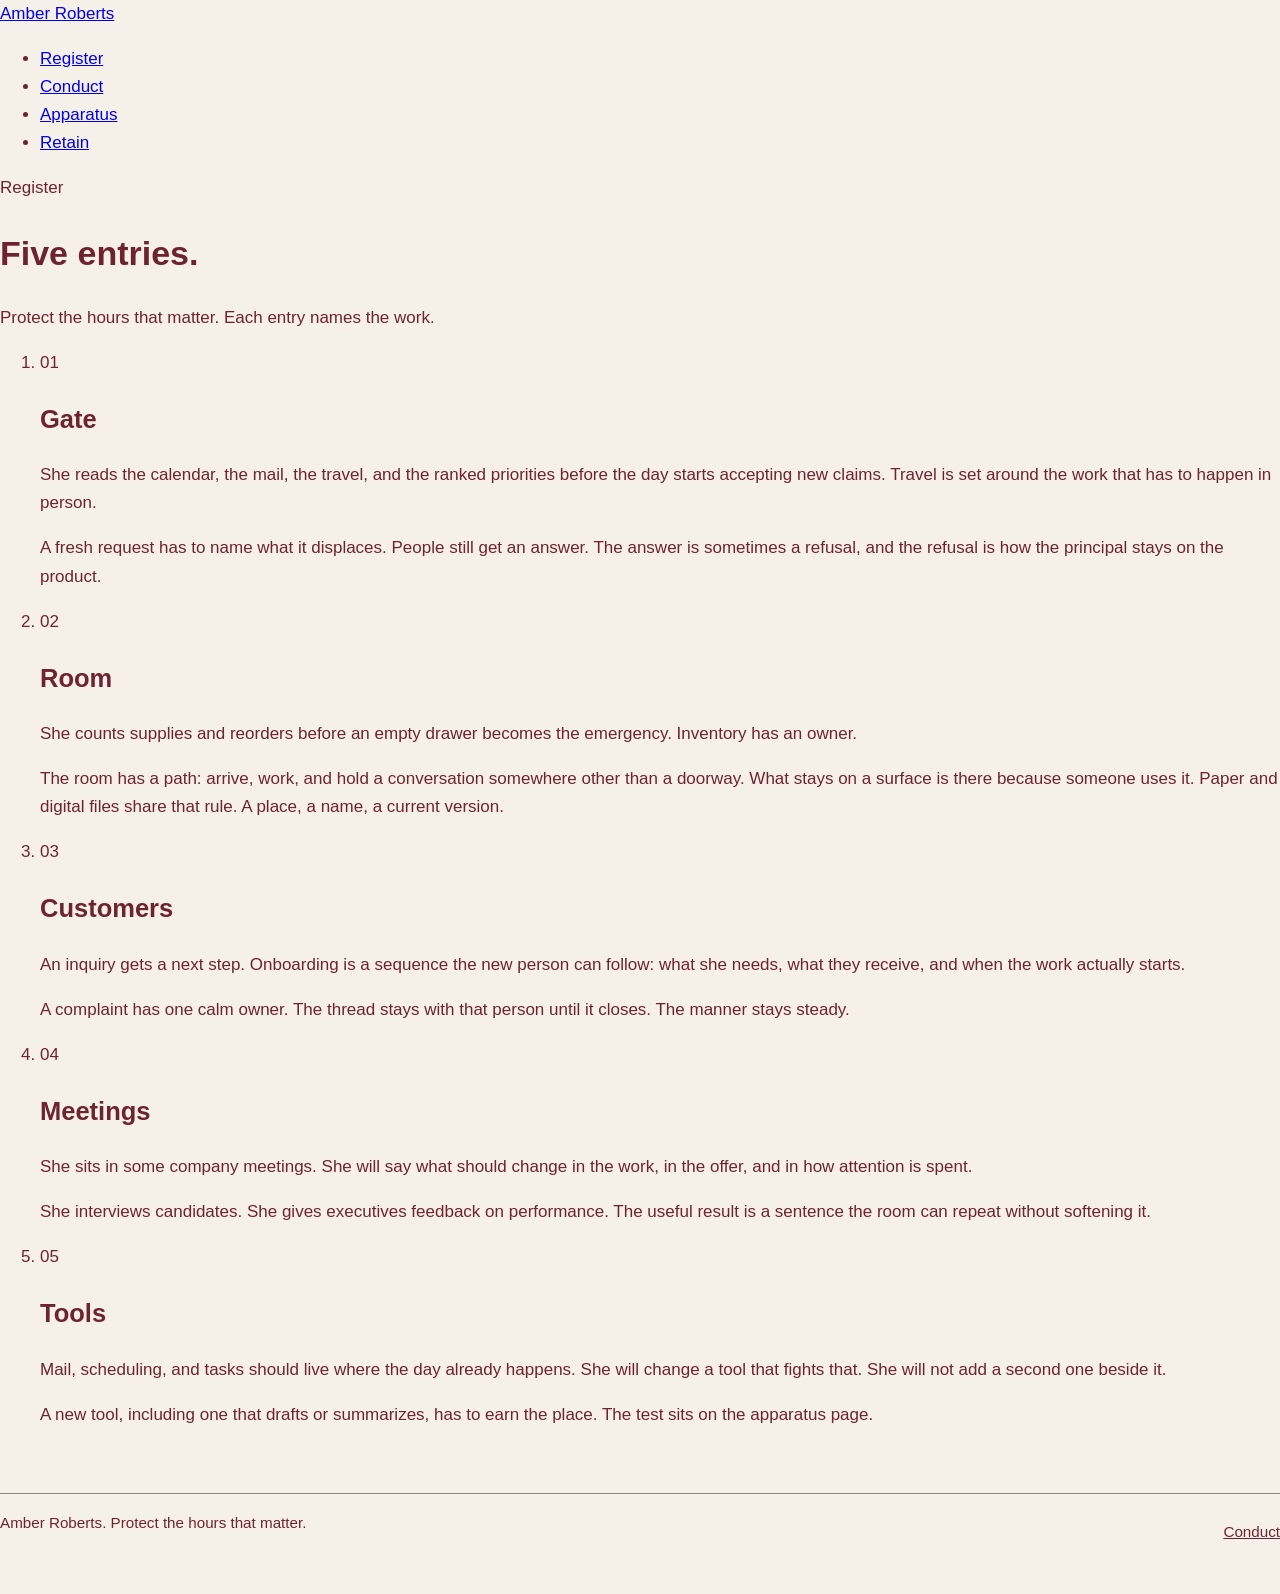
<file: register.html>
<!DOCTYPE html>
<html lang="en">
<head>
  <meta charset="utf-8">
  <meta name="viewport" content="width=device-width, initial-scale=1">
  <title>Amber Roberts: Register</title>
  <meta name="description" content="Numbered entries for the Amber Roberts practice: gate, room, customers, meetings, tools.">
  <link rel="icon" href="favicon.svg" type="image/svg+xml">
  <link rel="preconnect" href="https://fonts.googleapis.com">
  <link rel="preconnect" href="https://fonts.gstatic.com" crossorigin>
  <link rel="stylesheet" href="https://fonts.googleapis.com/css2?family=Atkinson+Hyperlegible:ital,wght@0,400;0,700;1,400&amp;family=Newsreader:ital,opsz,wght@0,6..72,400;0,6..72,500;0,6..72,600;1,6..72,400&amp;display=swap">
  <link rel="stylesheet" href="css/site.css">
  <script>document.documentElement.classList.add("js")</script>
</head>
<body>
  <a class="skip" href="#main">Skip to content</a>
  <div class="quire">
    <header class="running">
      <a class="sigil" href="index.html">Amber Roberts</a>
      <button class="nav-toggle" type="button" aria-expanded="false" aria-controls="site-nav" data-nav-toggle>Menu</button>
      <nav class="leaf" id="site-nav" data-nav-panel aria-label="Directory">
        <ul class="index-nav">
          <li><a href="register.html" aria-current="page">Register</a></li>
          <li><a href="conduct.html">Conduct</a></li>
          <li><a href="apparatus.html">Apparatus</a></li>
          <li><a href="retain.html">Retain</a></li>
        </ul>
      </nav>
    </header>
    <main id="main">
      <header class="sheet-head">
        <p class="label">Register</p>
        <h1>Five entries.</h1>
        <p class="quiet">Protect the hours that matter. Each entry names the work.</p>
      </header>
      <ol class="entries">
        <li class="entry" id="n01">
          <span class="num">01</span>
          <div>
            <h2>Gate</h2>
            <p>She reads the calendar, the mail, the travel, and the ranked priorities before the day starts accepting new claims. Travel is set around the work that has to happen in person.</p>
            <p>A fresh request has to name what it displaces. People still get an answer. The answer is sometimes a refusal, and the refusal is how the principal stays on the product.</p>
          </div>
        </li>
        <li class="entry" id="n02">
          <span class="num">02</span>
          <div>
            <h2>Room</h2>
            <p>She counts supplies and reorders before an empty drawer becomes the emergency. Inventory has an owner.</p>
            <p>The room has a path: arrive, work, and hold a conversation somewhere other than a doorway. What stays on a surface is there because someone uses it. Paper and digital files share that rule. A place, a name, a current version.</p>
          </div>
        </li>
        <li class="entry" id="n03">
          <span class="num">03</span>
          <div>
            <h2>Customers</h2>
            <p>An inquiry gets a next step. Onboarding is a sequence the new person can follow: what she needs, what they receive, and when the work actually starts.</p>
            <p>A complaint has one calm owner. The thread stays with that person until it closes. The manner stays steady.</p>
          </div>
        </li>
        <li class="entry" id="n04">
          <span class="num">04</span>
          <div>
            <h2>Meetings</h2>
            <p>She sits in some company meetings. She will say what should change in the work, in the offer, and in how attention is spent.</p>
            <p>She interviews candidates. She gives executives feedback on performance. The useful result is a sentence the room can repeat without softening it.</p>
          </div>
        </li>
        <li class="entry" id="n05">
          <span class="num">05</span>
          <div>
            <h2>Tools</h2>
            <p>Mail, scheduling, and tasks should live where the day already happens. She will change a tool that fights that. She will not add a second one beside it.</p>
            <p>A new tool, including one that drafts or summarizes, has to earn the place. The test sits on the apparatus page.</p>
          </div>
        </li>
      </ol>
    </main>
    <footer class="colophon">
      <p>Amber Roberts. Protect the hours that matter.</p>
      <p><a href="conduct.html">Conduct</a></p>
    </footer>
  </div>
  <script src="js/site.js" defer></script>
</body>
</html>
</file>
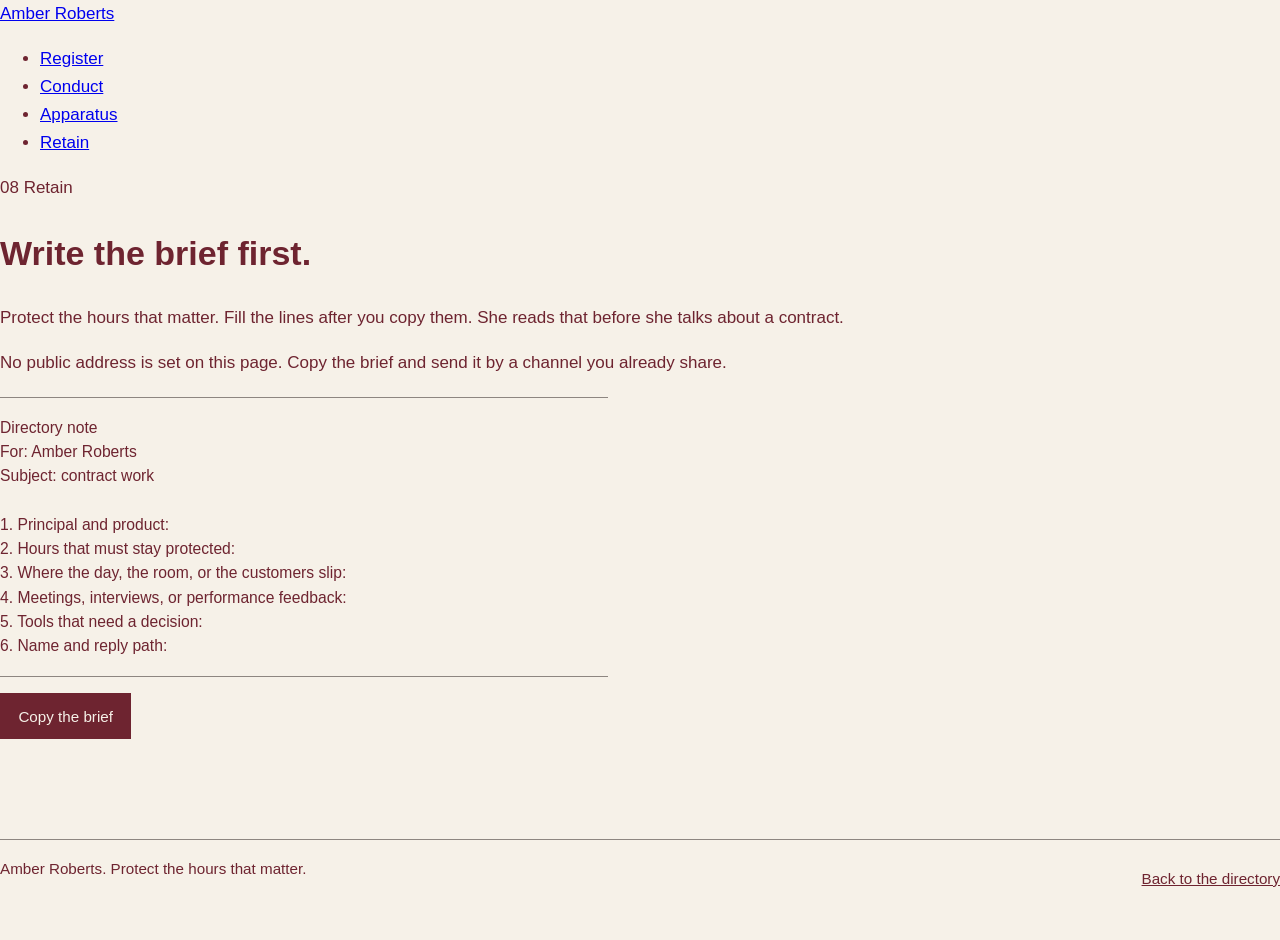
<file: retain.html>
<!DOCTYPE html>
<html lang="en">
<head>
  <meta charset="utf-8">
  <meta name="viewport" content="width=device-width, initial-scale=1">
  <title>Amber Roberts: Retain</title>
  <meta name="description" content="Copy a brief to begin contract work with Amber Roberts.">
  <link rel="icon" href="favicon.svg" type="image/svg+xml">
  <link rel="preconnect" href="https://fonts.googleapis.com">
  <link rel="preconnect" href="https://fonts.gstatic.com" crossorigin>
  <link rel="stylesheet" href="https://fonts.googleapis.com/css2?family=Atkinson+Hyperlegible:ital,wght@0,400;0,700;1,400&amp;family=Newsreader:ital,opsz,wght@0,6..72,400;0,6..72,500;0,6..72,600;1,6..72,400&amp;display=swap">
  <link rel="stylesheet" href="css/site.css">
  <script>document.documentElement.classList.add("js")</script>
</head>
<body>
  <a class="skip" href="#main">Skip to content</a>
  <div class="quire">
    <header class="running">
      <a class="sigil" href="index.html">Amber Roberts</a>
      <button class="nav-toggle" type="button" aria-expanded="false" aria-controls="site-nav" data-nav-toggle>Menu</button>
      <nav class="leaf" id="site-nav" data-nav-panel aria-label="Directory">
        <ul class="index-nav">
          <li><a href="register.html">Register</a></li>
          <li><a href="conduct.html">Conduct</a></li>
          <li><a href="apparatus.html">Apparatus</a></li>
          <li><a href="retain.html" aria-current="page">Retain</a></li>
        </ul>
      </nav>
    </header>
    <main id="main">
      <header class="sheet-head">
        <p class="label">08 Retain</p>
        <h1>Write the brief first.</h1>
        <p class="quiet">Protect the hours that matter. Fill the lines after you copy them. She reads that before she talks about a contract.</p>
      </header>
      <div class="note">
        <p data-no-mail>No public address is set on this page. Copy the brief and send it by a channel you already share.</p>
        <p class="mail-line" data-mail hidden></p>
        <pre class="brief" data-brief>Directory note
For: Amber Roberts
Subject: contract work

1. Principal and product:
2. Hours that must stay protected:
3. Where the day, the room, or the customers slip:
4. Meetings, interviews, or performance feedback:
5. Tools that need a decision:
6. Name and reply path:</pre>
        <button class="copy" type="button" data-copy-brief>Copy the brief</button>
        <p class="status" data-copy-status role="status"></p>
      </div>
    </main>
    <footer class="colophon">
      <p>Amber Roberts. Protect the hours that matter.</p>
      <p><a href="index.html">Back to the directory</a></p>
    </footer>
  </div>
  <script src="js/site.js" defer></script>
</body>
</html>
</file>
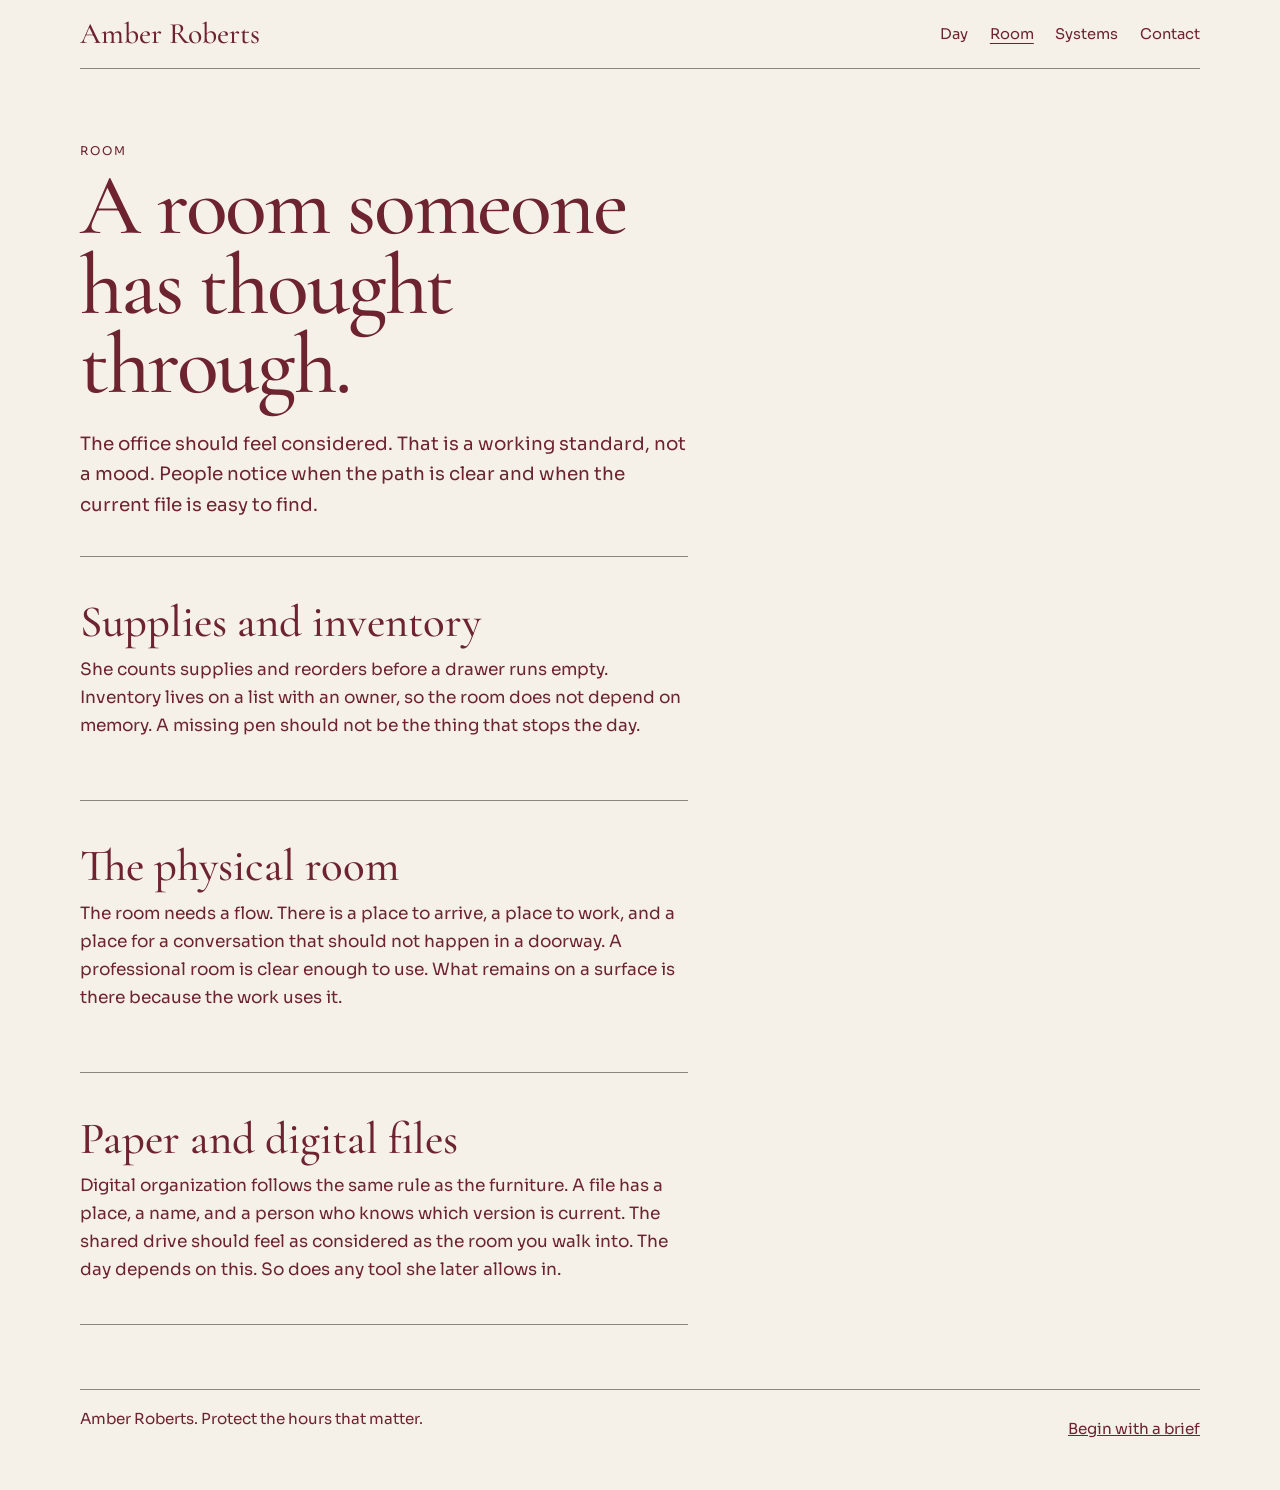
<file: room.html>
<!DOCTYPE html>
<html lang="en">
<head>
  <meta charset="utf-8">
  <meta name="viewport" content="width=device-width, initial-scale=1">
  <title>Amber Roberts: The room</title>
  <meta name="description" content="Office operations with Amber Roberts: supplies, inventory, the physical room, and the files.">
  <link rel="icon" href="favicon.svg" type="image/svg+xml">
  <link rel="preconnect" href="https://fonts.googleapis.com">
  <link rel="preconnect" href="https://fonts.gstatic.com" crossorigin>
  <link rel="stylesheet" href="https://fonts.googleapis.com/css2?family=Cormorant+Garamond:ital,wght@0,500;0,600;1,500;1,600&amp;family=Sora:wght@400;500;600&amp;display=swap">
  <link rel="stylesheet" href="css/site.css">
  <script>document.documentElement.classList.add("js")</script>
</head>
<body>
  <a class="skip" href="#main">Skip to content</a>
  <div class="page">
    <header class="masthead">
      <a class="mark" href="index.html">Amber Roberts</a>
      <button class="nav-toggle" type="button" aria-expanded="false" aria-controls="site-nav" data-nav-toggle>Menu</button>
      <nav class="site-nav" id="site-nav" data-nav-panel aria-label="Primary">
        <ul class="nav-list">
          <li><a href="day.html">Day</a></li>
          <li><a href="room.html" aria-current="page">Room</a></li>
          <li><a href="systems.html">Systems</a></li>
          <li><a href="contact.html">Contact</a></li>
        </ul>
      </nav>
    </header>
    <main id="main">
      <header class="page-head">
        <p class="kicker">Room</p>
        <h1>A room someone has thought through.</h1>
      </header>
      <div class="prose">
        <p class="lede">The office should feel considered. That is a working standard, not a mood. People notice when the path is clear and when the current file is easy to find.</p>
        <section class="movement" id="stock">
          <h2>Supplies and inventory</h2>
          <p>She counts supplies and reorders before a drawer runs empty. Inventory lives on a list with an owner, so the room does not depend on memory. A missing pen should not be the thing that stops the day.</p>
        </section>
        <section class="movement" id="flow">
          <h2>The physical room</h2>
          <p>The room needs a flow. There is a place to arrive, a place to work, and a place for a conversation that should not happen in a doorway. A professional room is clear enough to use. What remains on a surface is there because the work uses it.</p>
        </section>
        <section class="movement" id="files">
          <h2>Paper and digital files</h2>
          <p>Digital organization follows the same rule as the furniture. A file has a place, a name, and a person who knows which version is current. The shared drive should feel as considered as the room you walk into. The day depends on this. So does any tool she later allows in.</p>
        </section>
      </div>
    </main>
    <footer class="colophon">
      <p>Amber Roberts. Protect the hours that matter.</p>
      <p><a href="contact.html">Begin with a brief</a></p>
    </footer>
  </div>
  <script src="js/site.js" defer></script>
</body>
</html>
</file>
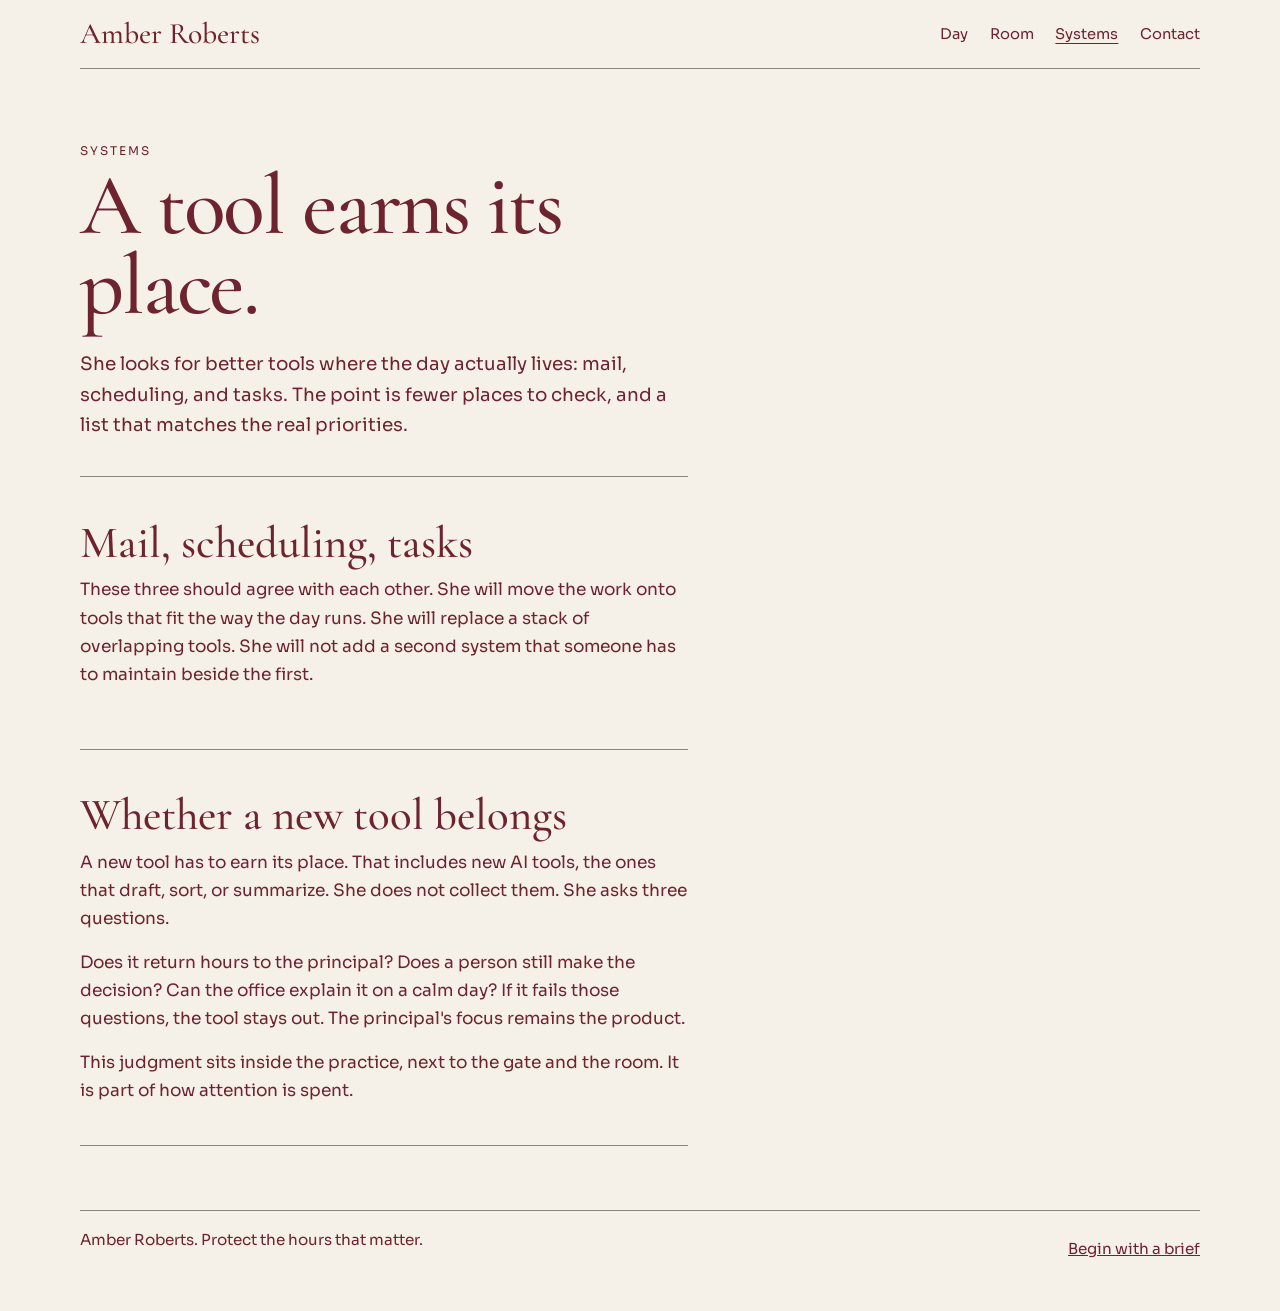
<file: systems.html>
<!DOCTYPE html>
<html lang="en">
<head>
  <meta charset="utf-8">
  <meta name="viewport" content="width=device-width, initial-scale=1">
  <title>Amber Roberts: Systems</title>
  <meta name="description" content="Amber Roberts judges tools for mail, scheduling, and tasks, and says whether a new tool belongs.">
  <link rel="icon" href="favicon.svg" type="image/svg+xml">
  <link rel="preconnect" href="https://fonts.googleapis.com">
  <link rel="preconnect" href="https://fonts.gstatic.com" crossorigin>
  <link rel="stylesheet" href="https://fonts.googleapis.com/css2?family=Cormorant+Garamond:ital,wght@0,500;0,600;1,500;1,600&amp;family=Sora:wght@400;500;600&amp;display=swap">
  <link rel="stylesheet" href="css/site.css">
  <script>document.documentElement.classList.add("js")</script>
</head>
<body>
  <a class="skip" href="#main">Skip to content</a>
  <div class="page">
    <header class="masthead">
      <a class="mark" href="index.html">Amber Roberts</a>
      <button class="nav-toggle" type="button" aria-expanded="false" aria-controls="site-nav" data-nav-toggle>Menu</button>
      <nav class="site-nav" id="site-nav" data-nav-panel aria-label="Primary">
        <ul class="nav-list">
          <li><a href="day.html">Day</a></li>
          <li><a href="room.html">Room</a></li>
          <li><a href="systems.html" aria-current="page">Systems</a></li>
          <li><a href="contact.html">Contact</a></li>
        </ul>
      </nav>
    </header>
    <main id="main">
      <header class="page-head">
        <p class="kicker">Systems</p>
        <h1>A tool earns its place.</h1>
      </header>
      <div class="prose">
        <p class="lede">She looks for better tools where the day actually lives: mail, scheduling, and tasks. The point is fewer places to check, and a list that matches the real priorities.</p>
        <section class="movement" id="daily">
          <h2>Mail, scheduling, tasks</h2>
          <p>These three should agree with each other. She will move the work onto tools that fit the way the day runs. She will replace a stack of overlapping tools. She will not add a second system that someone has to maintain beside the first.</p>
        </section>
        <section class="movement" id="new-tools">
          <h2>Whether a new tool belongs</h2>
          <p>A new tool has to earn its place. That includes new AI tools, the ones that draft, sort, or summarize. She does not collect them. She asks three questions.</p>
          <p>Does it return hours to the principal? Does a person still make the decision? Can the office explain it on a calm day? If it fails those questions, the tool stays out. The principal's focus remains the product.</p>
          <p>This judgment sits inside the practice, next to the gate and the room. It is part of how attention is spent.</p>
        </section>
      </div>
    </main>
    <footer class="colophon">
      <p>Amber Roberts. Protect the hours that matter.</p>
      <p><a href="contact.html">Begin with a brief</a></p>
    </footer>
  </div>
  <script src="js/site.js" defer></script>
</body>
</html>
</file>
<file: css/site.css>
:root {
  --ivory: #f6f1e8;
  --oxblood: #6e2430;
  --stone: #8d8680;
  --serif: "Cormorant Garamond", "Iowan Old Style", Palatino, "Palatino Linotype", serif;
  --sans: Sora, "Avenir Next", "Segoe UI", sans-serif;
}

*,
*::before,
*::after {
  box-sizing: border-box;
}

html {
  scroll-behavior: smooth;
}

body {
  margin: 0;
  background: var(--ivory);
  color: var(--oxblood);
  font-family: var(--sans);
  font-size: 1.0625rem;
  line-height: 1.65;
  overflow-wrap: break-word;
}

[hidden] {
  display: none !important;
}

:focus {
  outline: none;
}

:focus-visible {
  outline: 3px solid var(--oxblood);
  outline-offset: 3px;
}

::selection {
  background: var(--oxblood);
  color: var(--ivory);
}

.skip {
  position: absolute;
  left: 1rem;
  top: 0;
  transform: translateY(-140%);
  background: var(--oxblood);
  color: var(--ivory);
  padding: 0.7rem 1rem;
  min-height: 44px;
  z-index: 20;
  text-decoration: none;
}

.skip:focus {
  transform: none;
}

.page {
  width: min(1120px, calc(100% - 2.5rem));
  margin-inline: auto;
}

.masthead {
  display: flex;
  flex-wrap: wrap;
  align-items: center;
  justify-content: space-between;
  gap: 0.25rem 1.25rem;
  padding: 0.75rem 0;
  border-bottom: 1px solid var(--stone);
}

.mark {
  font-family: var(--serif);
  font-size: 1.85rem;
  font-weight: 500;
  line-height: 1;
  color: inherit;
  text-decoration: none;
  min-height: 44px;
  display: inline-flex;
  align-items: center;
}

.nav-toggle {
  display: none;
  min-height: 44px;
  min-width: 44px;
  padding: 0 0.9rem;
  background: transparent;
  color: inherit;
  border: 1px solid var(--oxblood);
  font: inherit;
  font-size: 0.78rem;
  letter-spacing: 0.12em;
  text-transform: uppercase;
  cursor: pointer;
}

.nav-list {
  display: flex;
  flex-wrap: wrap;
  gap: 0.25rem 1.35rem;
  list-style: none;
  margin: 0;
  padding: 0;
}

.nav-list a {
  display: inline-flex;
  align-items: center;
  min-height: 44px;
  color: inherit;
  text-decoration: none;
  font-size: 0.92rem;
}

.nav-list a[aria-current="page"] {
  text-decoration: underline;
  text-underline-offset: 0.28em;
}

.slab {
  padding: 11vh 0 2.5rem;
}

.slab h1 {
  margin: 0;
  max-width: 11ch;
  font-family: var(--serif);
  font-weight: 500;
  font-size: clamp(3.4rem, 8.4vw, 6.6rem);
  line-height: 0.9;
  letter-spacing: -0.025em;
}

.rule {
  border: 0;
  border-top: 1px solid var(--stone);
  margin: 1.75rem 0 1rem;
  width: min(100%, 28rem);
}

.meta {
  margin: 0;
  font-size: 0.78rem;
  letter-spacing: 0.14em;
  text-transform: uppercase;
}

.deck {
  max-width: 38rem;
  margin: 2rem 0 0;
  font-size: 1.15rem;
  line-height: 1.55;
}

.pull {
  margin: 3.5rem 0 2.5rem;
  padding: 0;
  border: 0;
}

.pull p {
  margin: 0;
  max-width: 9em;
  font-family: var(--serif);
  font-style: italic;
  font-weight: 500;
  font-size: clamp(2rem, 4.2vw, 3.15rem);
  line-height: 1.05;
  hyphens: none;
  overflow-wrap: normal;
}

.bands {
  list-style: none;
  margin: 1rem 0 0;
  padding: 0;
}

.band {
  display: grid;
  grid-template-columns: 8.5rem minmax(0, 1fr) 4.5rem;
  gap: 0.75rem 1.5rem;
  align-items: baseline;
  min-height: 44px;
  padding: 1.55rem 0;
  border-top: 1px solid var(--stone);
  color: inherit;
  text-decoration: none;
}

.bands li:last-child .band {
  border-bottom: 1px solid var(--stone);
}

.band > * {
  min-width: 0;
}

.band-kicker {
  font-size: 0.75rem;
  letter-spacing: 0.14em;
  text-transform: uppercase;
}

.band-title {
  font-family: var(--serif);
  font-size: clamp(1.7rem, 3vw, 2.35rem);
  font-weight: 500;
  line-height: 1.1;
}

.band-note {
  display: block;
  margin-top: 0.4rem;
  font-family: var(--sans);
  font-size: 1rem;
  line-height: 1.5;
  max-width: 46rem;
}

.band-go {
  font-size: 0.78rem;
  letter-spacing: 0.14em;
  text-transform: uppercase;
  justify-self: end;
  text-decoration: underline;
  text-underline-offset: 0.22em;
}

.band:hover .band-title,
.band:focus-visible .band-title {
  text-decoration: underline;
  text-underline-offset: 0.12em;
}

.page-head {
  padding: 4.5rem 0 1.5rem;
}

.page-head h1 {
  margin: 0.35rem 0 0;
  max-width: 14ch;
  font-family: var(--serif);
  font-weight: 500;
  font-size: clamp(3rem, 7vw, 5.4rem);
  line-height: 0.92;
  letter-spacing: -0.025em;
}

.kicker {
  margin: 0;
  font-size: 0.75rem;
  letter-spacing: 0.16em;
  text-transform: uppercase;
}

.lede {
  max-width: 38rem;
  font-size: 1.15rem;
}

.prose {
  max-width: 38rem;
}

.prose h2 {
  margin: 2.4rem 0 0.6rem;
  font-family: var(--serif);
  font-weight: 500;
  font-size: clamp(2rem, 4vw, 2.8rem);
  line-height: 1.05;
}

.prose p {
  margin: 0 0 1rem;
}

.movement {
  padding: 0.25rem 0 0.5rem;
  border-top: 1px solid var(--stone);
  margin-top: 2.25rem;
}

.movement:last-of-type {
  border-bottom: 1px solid var(--stone);
  padding-bottom: 1.5rem;
}

.prose a,
.mail-line a,
.colophon a {
  color: inherit;
}

.mail-line a,
.colophon a,
.copy {
  display: inline-flex;
  align-items: center;
  min-height: 44px;
}

.copy {
  appearance: none;
  margin-top: 1rem;
  background: var(--oxblood);
  color: var(--ivory);
  border: 0;
  font: inherit;
  font-size: 0.95rem;
  padding: 0.65rem 1.15rem;
  cursor: pointer;
}

.copy:focus-visible {
  outline-color: var(--ivory);
  box-shadow: 0 0 0 3px var(--oxblood);
}

.brief {
  margin: 1.25rem 0 0;
  padding: 1.1rem 0;
  border-top: 1px solid var(--stone);
  border-bottom: 1px solid var(--stone);
  white-space: pre-wrap;
  font-family: var(--sans);
  font-size: 0.98rem;
  line-height: 1.55;
  max-width: 38rem;
}

.status {
  min-height: 1.5rem;
  margin: 0.75rem 0 0;
}

.colophon {
  display: flex;
  flex-wrap: wrap;
  justify-content: space-between;
  gap: 0.5rem 1.5rem;
  margin-top: 4rem;
  padding: 1rem 0 2.5rem;
  border-top: 1px solid var(--stone);
  font-size: 0.95rem;
}

.colophon p {
  margin: 0;
}

@media (max-width: 720px) {
  .site-nav {
    flex-basis: 100%;
  }

  .nav-list {
    flex-direction: column;
    gap: 0;
  }

  .js .nav-toggle {
    display: inline-flex;
  }

  .js .site-nav {
    display: none;
  }

  .js .site-nav.is-open {
    display: block;
  }

  .band {
    grid-template-columns: 1fr;
    gap: 0.3rem;
    padding: 1.25rem 0 1.35rem;
  }

  .band-go {
    justify-self: start;
  }

  .slab {
    padding-top: 3.5rem;
  }
}

@media (prefers-reduced-motion: reduce) {
  html {
    scroll-behavior: auto;
  }

  *,
  *::before,
  *::after {
    animation: none !important;
    transition: none !important;
  }
}

@media (forced-colors: active) {
  :focus-visible {
    outline: 3px solid CanvasText;
  }
}
</file>
<file: acid/css/site.css>
:root {
  --black: #0b0b0c;
  --chrome: #e4e4e8;
  --chrome-dim: #c2c2c8;
  --rose: #ff4d8d;
  --sans: "IBM Plex Sans", "Avenir Next", "Segoe UI", sans-serif;
  --mono: "IBM Plex Mono", "Courier New", monospace;
}

*,
*::before,
*::after {
  box-sizing: border-box;
}

html {
  scroll-behavior: smooth;
}

body {
  margin: 0;
  background: var(--black);
  color: var(--chrome);
  font-family: var(--sans);
  font-size: 1.05rem;
  line-height: 1.55;
  overflow-wrap: break-word;
}

[hidden] {
  display: none !important;
}

:focus {
  outline: none;
}

:focus-visible {
  outline: 3px solid var(--rose);
  outline-offset: 3px;
}

::selection {
  background: var(--rose);
  color: var(--black);
}

.skip {
  position: absolute;
  left: 1rem;
  top: 0;
  transform: translateY(-140%);
  background: var(--rose);
  color: var(--black);
  padding: 0.7rem 1rem;
  min-height: 44px;
  z-index: 20;
  text-decoration: none;
  font-family: var(--mono);
  font-size: 0.85rem;
}

.skip:focus {
  transform: none;
}

.chassis {
  width: min(1080px, calc(100% - 2rem));
  margin-inline: auto;
}

.nameplate {
  display: flex;
  flex-wrap: wrap;
  align-items: center;
  justify-content: space-between;
  gap: 0.35rem 1rem;
  padding: 0.7rem 0;
  border-bottom: 1px solid var(--chrome);
}

.unit-link {
  font-family: var(--mono);
  font-size: 0.82rem;
  letter-spacing: 0.08em;
  text-transform: uppercase;
  color: inherit;
  text-decoration: none;
  min-height: 44px;
  display: inline-flex;
  align-items: center;
}

.nav-toggle {
  display: none;
  min-height: 44px;
  min-width: 44px;
  padding: 0 0.85rem;
  background: transparent;
  color: var(--chrome);
  border: 1px solid var(--chrome);
  font-family: var(--mono);
  font-size: 0.75rem;
  letter-spacing: 0.08em;
  text-transform: uppercase;
  cursor: pointer;
}

.routes {
  display: flex;
  flex-wrap: wrap;
  gap: 0.25rem 1.25rem;
  list-style: none;
  margin: 0;
  padding: 0;
}

.routes a {
  display: inline-flex;
  align-items: center;
  min-height: 44px;
  color: var(--chrome);
  text-decoration: none;
  font-family: var(--mono);
  font-size: 0.78rem;
  letter-spacing: 0.06em;
  text-transform: uppercase;
}

.routes a[aria-current="page"] {
  color: var(--rose);
  text-decoration: underline;
  text-underline-offset: 0.25em;
}

.framed {
  position: relative;
  width: fit-content;
  max-width: 100%;
  margin: 3.5rem 0 2.5rem;
  padding: 1.6rem 1.3rem 1.4rem;
}

.bracket {
  position: absolute;
  width: 16px;
  height: 16px;
  border-color: var(--rose);
  border-style: solid;
}

.bracket.tl { top: 0; left: 0; border-width: 2px 0 0 2px; }
.bracket.tr { top: 0; right: 0; border-width: 2px 2px 0 0; }
.bracket.bl { bottom: 0; left: 0; border-width: 0 0 2px 2px; }
.bracket.br { bottom: 0; right: 0; border-width: 0 2px 2px 0; }

.unit {
  margin: 0 0 0.8rem;
  font-family: var(--mono);
  font-size: 0.75rem;
  letter-spacing: 0.14em;
  text-transform: uppercase;
  color: var(--rose);
}

h1 {
  margin: 0;
  font-family: var(--sans);
  font-weight: 600;
  font-size: clamp(2.6rem, 6vw, 4.4rem);
  line-height: 0.95;
  letter-spacing: -0.03em;
}

.line,
.motto,
.deck {
  max-width: 38rem;
}

.line {
  margin: 0.9rem 0 0;
  font-size: 1.2rem;
}

.motto {
  margin: 0.45rem 0 0;
  font-family: var(--mono);
  font-size: 0.82rem;
  letter-spacing: 0.08em;
  text-transform: uppercase;
  color: var(--chrome-dim);
}

.deck {
  margin: 1.5rem 0 0;
}

.signal {
  width: 100%;
  height: 3px;
  margin: 2rem 0 0;
  background: var(--rose);
  border: 0;
}

.jacks {
  list-style: none;
  margin: 0.5rem 0 0;
  padding: 0;
}

.jacks a {
  display: grid;
  grid-template-columns: 3.5rem minmax(6rem, 0.7fr) minmax(0, 1.6fr) auto;
  grid-template-areas: "jack name route lamp";
  gap: 0.75rem 1rem;
  align-items: center;
  min-height: 44px;
  padding: 1rem 0;
  border-bottom: 1px solid #3a3a3e;
  color: inherit;
  text-decoration: none;
}

.jacks li:first-child a {
  border-top: 1px solid #3a3a3e;
}

.jacks a > * {
  min-width: 0;
}

.jack,
.name {
  font-family: var(--mono);
  font-size: 0.82rem;
  letter-spacing: 0.06em;
  text-transform: uppercase;
}

.jack { grid-area: jack; }
.name { grid-area: name; }
.route { grid-area: route; }
.lamp { grid-area: lamp; align-self: center; }

.jack {
  color: var(--rose);
}

.route {
  color: var(--chrome);
}

.lamp {
  width: 9px;
  height: 9px;
  background: var(--rose);
  justify-self: end;
}

.jacks a:hover .name,
.jacks a:focus-visible .name {
  text-decoration: underline;
  text-underline-offset: 0.18em;
}

.strip {
  margin: 3rem 0 1rem;
  padding-top: 1rem;
  border-top: 1px solid var(--chrome);
}

.strip h1 {
  font-size: clamp(2.3rem, 5vw, 3.6rem);
  max-width: 16ch;
}

.channel {
  padding: 1.25rem 0 0.4rem;
  border-top: 1px solid #3a3a3e;
  max-width: 40rem;
}

.channel h2 {
  margin: 0 0 0.7rem;
  font-family: var(--mono);
  font-size: 0.78rem;
  font-weight: 500;
  letter-spacing: 0.12em;
  text-transform: uppercase;
  color: var(--rose);
}

.channel p {
  margin: 0 0 0.9rem;
}

.channel a,
.rail a,
.mail-line a {
  color: inherit;
}

.copy,
.rail a,
.mail-line a {
  display: inline-flex;
  align-items: center;
  min-height: 44px;
}

.copy {
  appearance: none;
  margin-top: 1rem;
  background: var(--rose);
  color: var(--black);
  border: 0;
  font-family: var(--mono);
  font-size: 0.82rem;
  letter-spacing: 0.06em;
  text-transform: uppercase;
  padding: 0.7rem 1rem;
  cursor: pointer;
}

.copy:focus-visible {
  outline-color: var(--chrome);
  box-shadow: 0 0 0 3px var(--rose);
}

.slip {
  margin: 1.2rem 0 0;
  padding: 1rem 0;
  border-top: 1px solid #3a3a3e;
  border-bottom: 1px solid #3a3a3e;
  white-space: pre-wrap;
  font-family: var(--mono);
  font-size: 0.86rem;
  line-height: 1.55;
  max-width: 40rem;
  color: var(--chrome);
}

.status {
  min-height: 1.5rem;
  font-family: var(--mono);
  font-size: 0.82rem;
}

.rail {
  display: flex;
  flex-wrap: wrap;
  justify-content: space-between;
  gap: 0.5rem 1rem;
  margin-top: 3.5rem;
  padding: 1rem 0 2.2rem;
  border-top: 1px solid var(--chrome);
  font-family: var(--mono);
  font-size: 0.78rem;
  letter-spacing: 0.04em;
}

.rail p {
  margin: 0;
}

@media (max-width: 720px) {
  .bay-nav {
    flex-basis: 100%;
  }

  .routes {
    flex-direction: column;
    gap: 0;
  }

  .js .nav-toggle {
    display: inline-flex;
  }

  .js .bay-nav {
    display: none;
  }

  .js .bay-nav.is-open {
    display: block;
  }

  .jacks a {
    grid-template-columns: 3rem minmax(0, 1fr) auto;
    grid-template-areas:
      "jack name lamp"
      "jack route lamp";
  }

  .framed {
    margin-top: 2rem;
  }
}

@media (prefers-reduced-motion: reduce) {
  html {
    scroll-behavior: auto;
  }

  *,
  *::before,
  *::after {
    animation: none !important;
    transition: none !important;
  }
}

@media (forced-colors: active) {
  :focus-visible {
    outline: 3px solid CanvasText;
  }
}
</file>
<file: folio/css/site.css>
:root {
  --paper: #ece7df;
  --ink: #1b1916;
  --serif: Newsreader, "Iowan Old Style", Palatino, "Palatino Linotype", serif;
  --sans: "Atkinson Hyperlegible", "Avenir Next", "Segoe UI", sans-serif;
}

*,
*::before,
*::after {
  box-sizing: border-box;
}

html {
  scroll-behavior: smooth;
}

body {
  margin: 0;
  background: var(--paper);
  color: var(--ink);
  font-family: var(--sans);
  font-size: 1.0625rem;
  line-height: 1.6;
  overflow-wrap: break-word;
}

[hidden] {
  display: none !important;
}

:focus {
  outline: none;
}

:focus-visible {
  outline: 3px solid var(--ink);
  outline-offset: 3px;
}

::selection {
  background: var(--ink);
  color: var(--paper);
}

.skip {
  position: absolute;
  left: 1rem;
  top: 0;
  transform: translateY(-140%);
  background: var(--ink);
  color: var(--paper);
  padding: 0.7rem 1rem;
  min-height: 44px;
  z-index: 20;
  text-decoration: none;
}

.skip:focus {
  transform: none;
}

.quire {
  width: min(980px, calc(100% - 2.75rem));
  margin-inline: auto;
  padding-bottom: 3rem;
}

.running {
  display: flex;
  flex-wrap: wrap;
  align-items: center;
  justify-content: space-between;
  gap: 0.25rem 1.25rem;
  padding: 0.85rem 0;
  border-bottom: 1px solid var(--ink);
}

.sigil {
  font-family: var(--serif);
  font-size: 1.45rem;
  font-weight: 500;
  color: inherit;
  text-decoration: none;
  min-height: 44px;
  display: inline-flex;
  align-items: center;
}

.nav-toggle {
  display: none;
  min-height: 44px;
  min-width: 44px;
  padding: 0 0.9rem;
  background: transparent;
  color: inherit;
  border: 1px solid var(--ink);
  font: inherit;
  font-size: 0.95rem;
  cursor: pointer;
}

.index-nav {
  display: flex;
  flex-wrap: wrap;
  gap: 0.15rem 1.4rem;
  list-style: none;
  margin: 0;
  padding: 0;
}

.index-nav a {
  display: inline-flex;
  align-items: center;
  min-height: 44px;
  color: inherit;
  text-decoration: none;
}

.index-nav a[aria-current="page"] {
  text-decoration: underline;
  text-underline-offset: 0.25em;
}

.cover {
  padding: 4.5rem 0 1rem;
  max-width: 36rem;
}

.cover h1 {
  margin: 0.4rem 0 0;
  font-family: var(--serif);
  font-weight: 500;
  font-size: clamp(2.6rem, 6vw, 4.4rem);
  line-height: 1.02;
  letter-spacing: -0.02em;
}

.label {
  margin: 0;
  font-size: 0.95rem;
}

.quiet {
  margin: 1.25rem 0 0;
  max-width: 36rem;
}

.contents,
.entries {
  list-style: none;
  margin: 2.5rem 0 0;
  padding: 0;
}

.contents a {
  display: grid;
  grid-template-columns: 5.5rem minmax(0, 0.9fr) minmax(0, 1.3fr) auto;
  gap: 0.4rem 1.25rem;
  align-items: baseline;
  min-height: 44px;
  padding: 1.15rem 0;
  border-top: 1px solid var(--ink);
  color: inherit;
  text-decoration: none;
}

.contents li:last-child a {
  border-bottom: 1px solid var(--ink);
}

.contents a > * {
  min-width: 0;
}

.contents .num,
.entry .num {
  font-family: var(--serif);
  font-weight: 500;
  font-variant-numeric: tabular-nums;
  line-height: 0.85;
}

.contents .num {
  font-size: clamp(2.4rem, 5vw, 3.4rem);
}

.contents .title {
  font-family: var(--serif);
  font-size: clamp(1.6rem, 3vw, 2.1rem);
  font-weight: 500;
}

.where {
  font-variant-numeric: tabular-nums;
  text-align: right;
}

.contents a:hover .title,
.contents a:focus-visible .title {
  text-decoration: underline;
  text-underline-offset: 0.12em;
}

.sheet-head {
  padding: 4rem 0 0.5rem;
  max-width: 34rem;
}

.sheet-head h1 {
  margin: 0.35rem 0 0;
  font-family: var(--serif);
  font-weight: 500;
  font-size: clamp(2.4rem, 5vw, 3.6rem);
  line-height: 1.05;
}

.entry {
  display: grid;
  grid-template-columns: auto minmax(0, 34rem);
  gap: 0.5rem 2rem;
  align-items: start;
  padding: 3.25rem 0;
  border-top: 1px solid var(--ink);
}

.entries li:last-child {
  border-bottom: 1px solid var(--ink);
}

.entry .num {
  font-size: clamp(4.25rem, 10vw, 7rem);
  white-space: nowrap;
}

.entry h2 {
  margin: 0.2rem 0 0.7rem;
  font-family: var(--serif);
  font-weight: 500;
  font-size: 1.85rem;
  line-height: 1.15;
}

.entry p {
  margin: 0 0 0.85rem;
  max-width: 38rem;
}

.entry a,
.colophon a,
.mail-line a {
  color: inherit;
}

.copy,
.colophon a,
.mail-line a {
  display: inline-flex;
  align-items: center;
  min-height: 44px;
}

.copy {
  appearance: none;
  margin-top: 0.5rem;
  background: var(--ink);
  color: var(--paper);
  border: 0;
  font: inherit;
  padding: 0.65rem 1.05rem;
  cursor: pointer;
}

.copy:focus-visible {
  outline-color: var(--paper);
  box-shadow: 0 0 0 3px var(--ink);
}

.brief {
  margin: 1.2rem 0 0;
  padding: 1rem 0;
  border-top: 1px solid var(--ink);
  border-bottom: 1px solid var(--ink);
  white-space: pre-wrap;
  font-family: var(--sans);
  font-size: 1rem;
  line-height: 1.55;
  max-width: 36rem;
}

.status {
  min-height: 1.5rem;
}

.colophon {
  display: flex;
  flex-wrap: wrap;
  justify-content: space-between;
  gap: 0.4rem 1.25rem;
  margin-top: 3rem;
  padding-top: 0.8rem;
}

.colophon p {
  margin: 0;
}

.note {
  max-width: 34rem;
  margin-top: 1.5rem;
}

@media (max-width: 720px) {
  .leaf {
    flex-basis: 100%;
  }

  .index-nav {
    flex-direction: column;
    gap: 0;
  }

  .js .nav-toggle {
    display: inline-flex;
  }

  .js .leaf {
    display: none;
  }

  .js .leaf.is-open {
    display: block;
  }

  .contents a {
    grid-template-columns: 4.25rem minmax(0, 1fr);
  }

  .contents .gloss,
  .contents .where {
    grid-column: 2;
    text-align: left;
  }

  .entry {
    grid-template-columns: 1fr;
    padding: 2.4rem 0;
  }

  .cover {
    padding-top: 2.6rem;
  }
}

@media (prefers-reduced-motion: reduce) {
  html {
    scroll-behavior: auto;
  }

  *,
  *::before,
  *::after {
    animation: none !important;
    transition: none !important;
  }
}

@media (forced-colors: active) {
  :focus-visible {
    outline: 3px solid CanvasText;
  }
}
</file>
